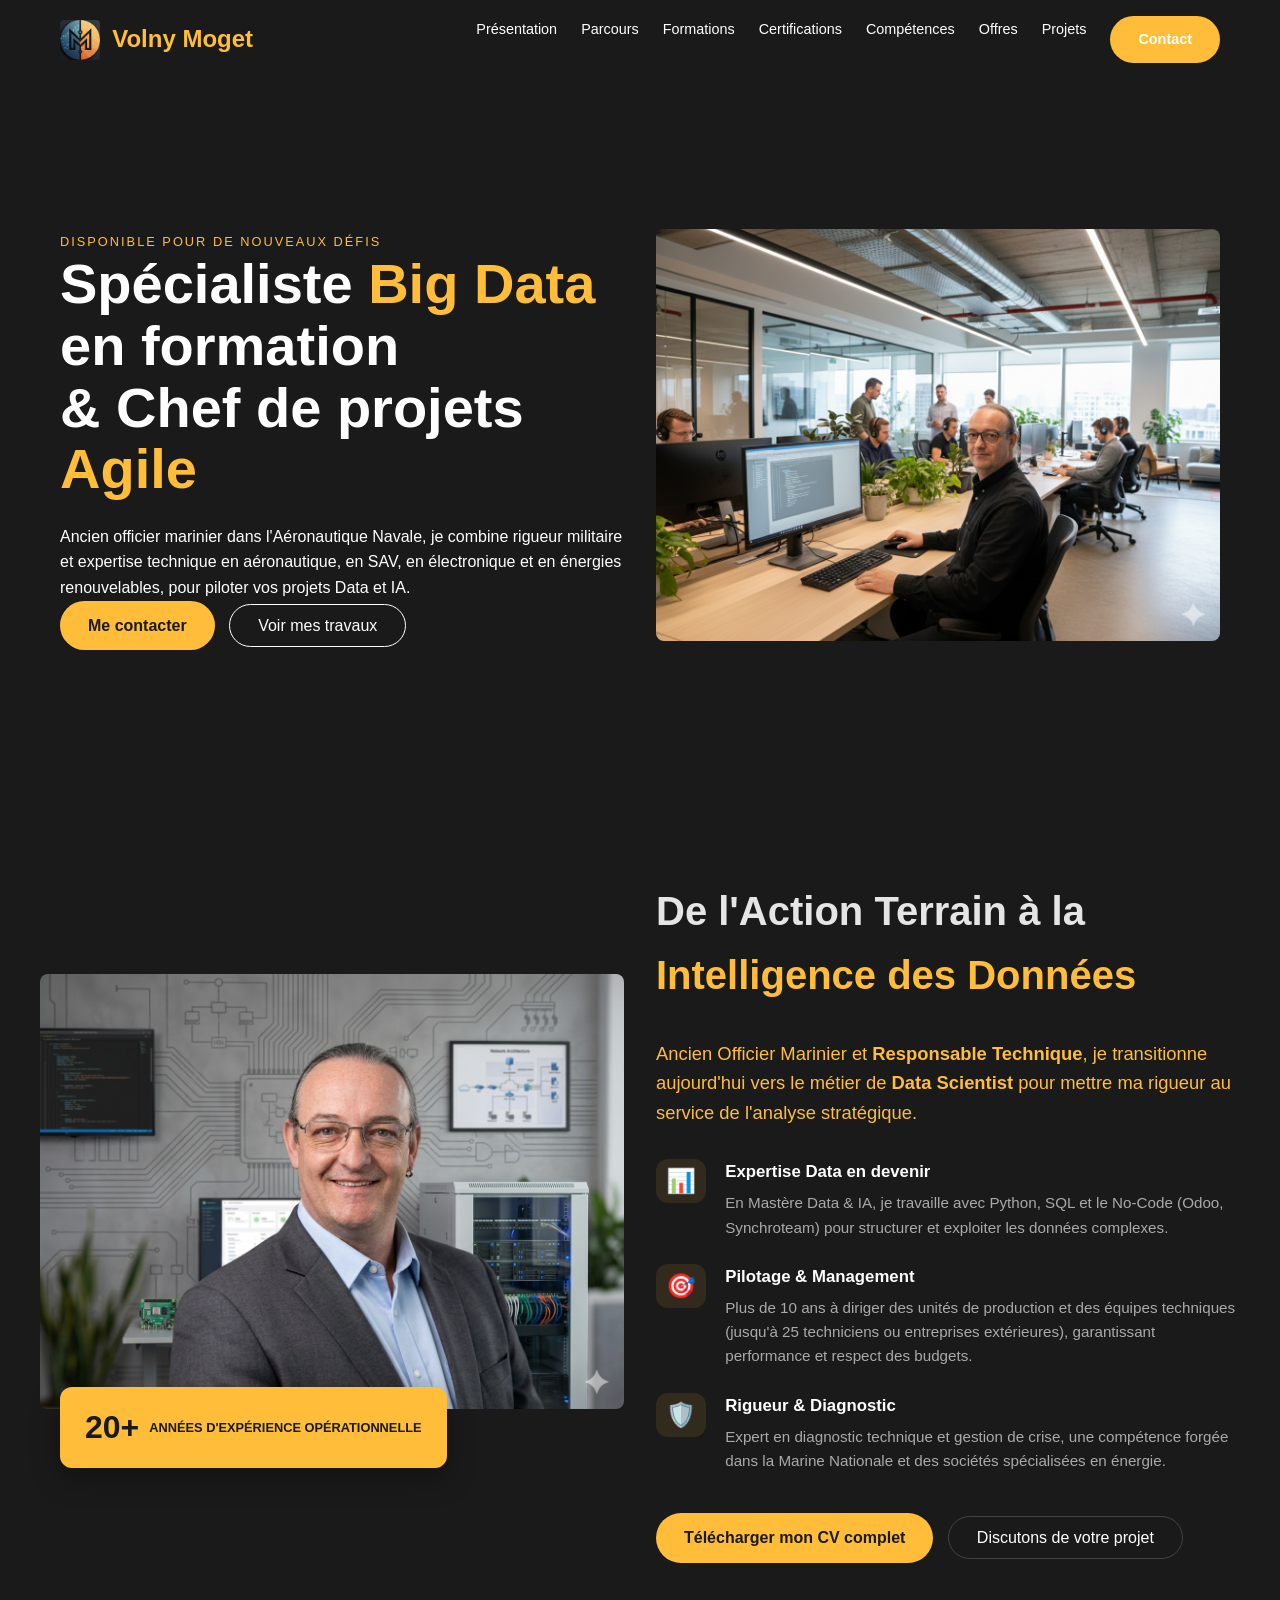
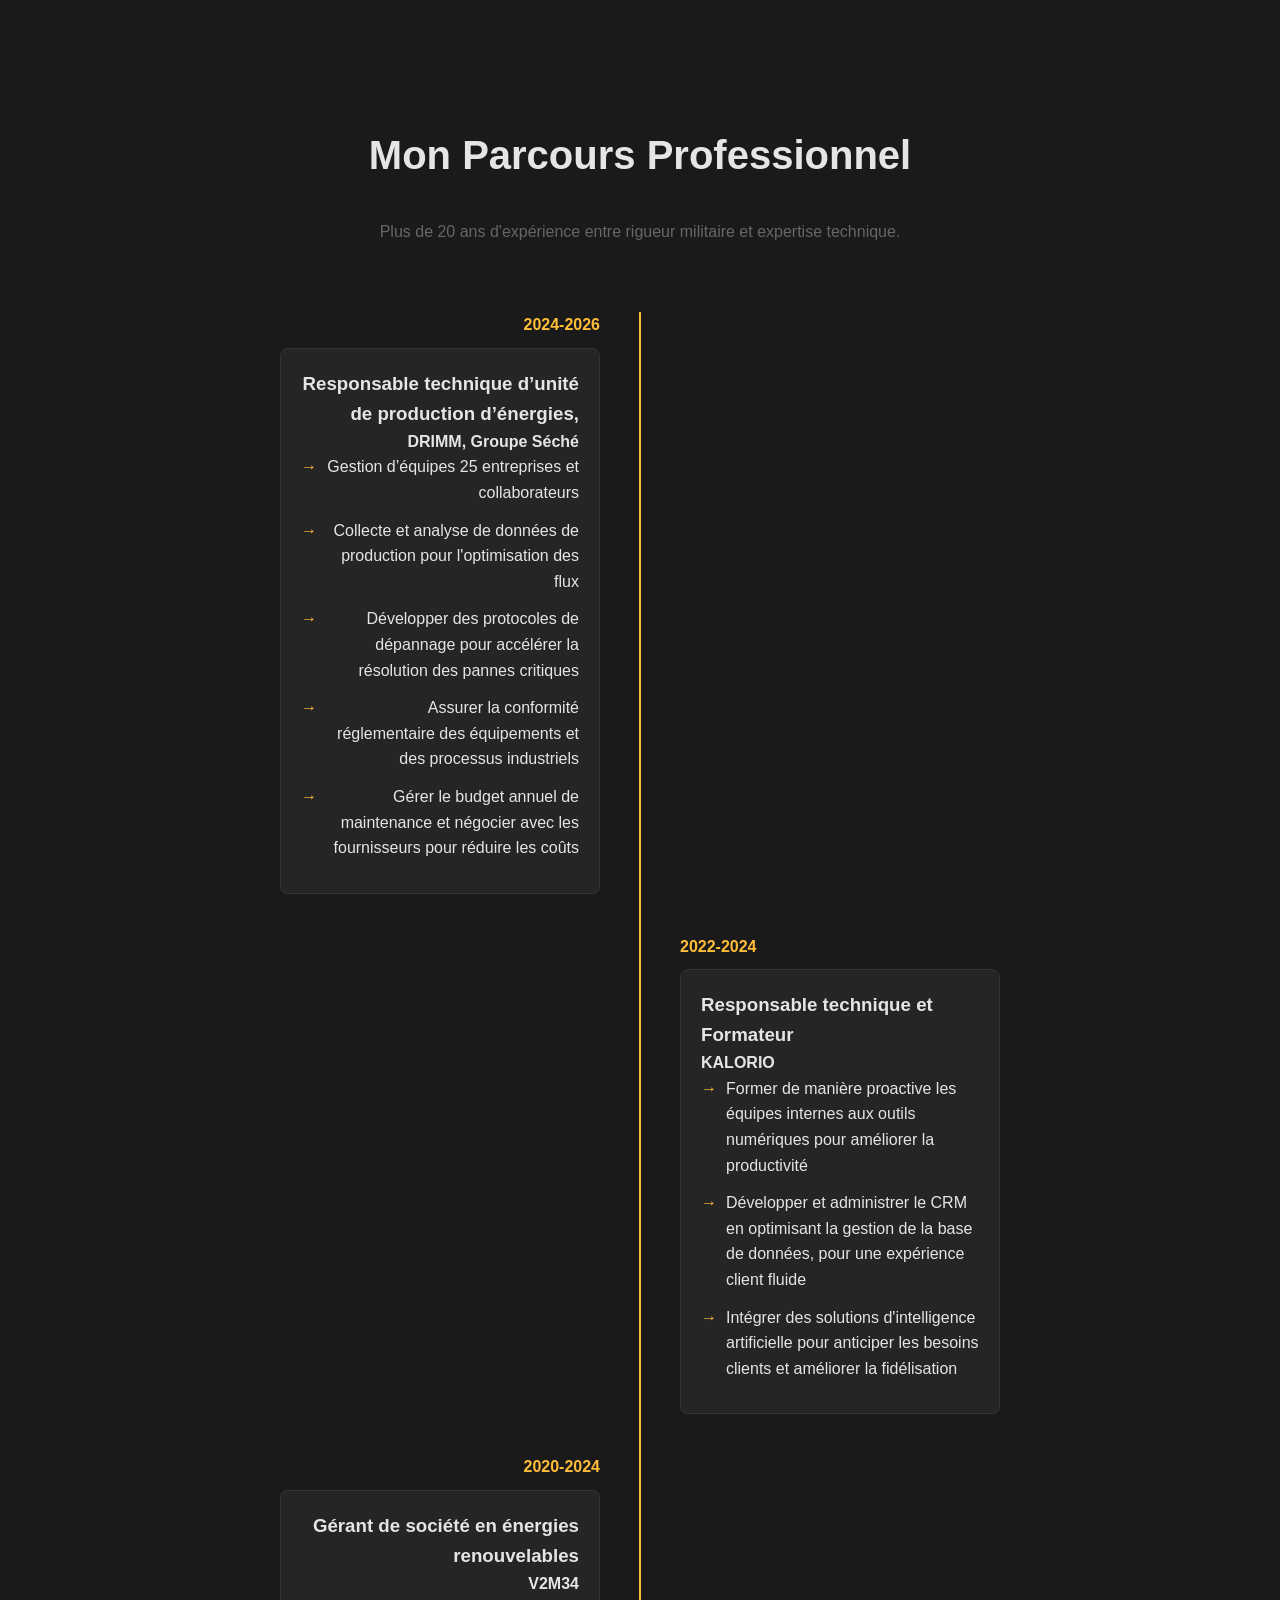
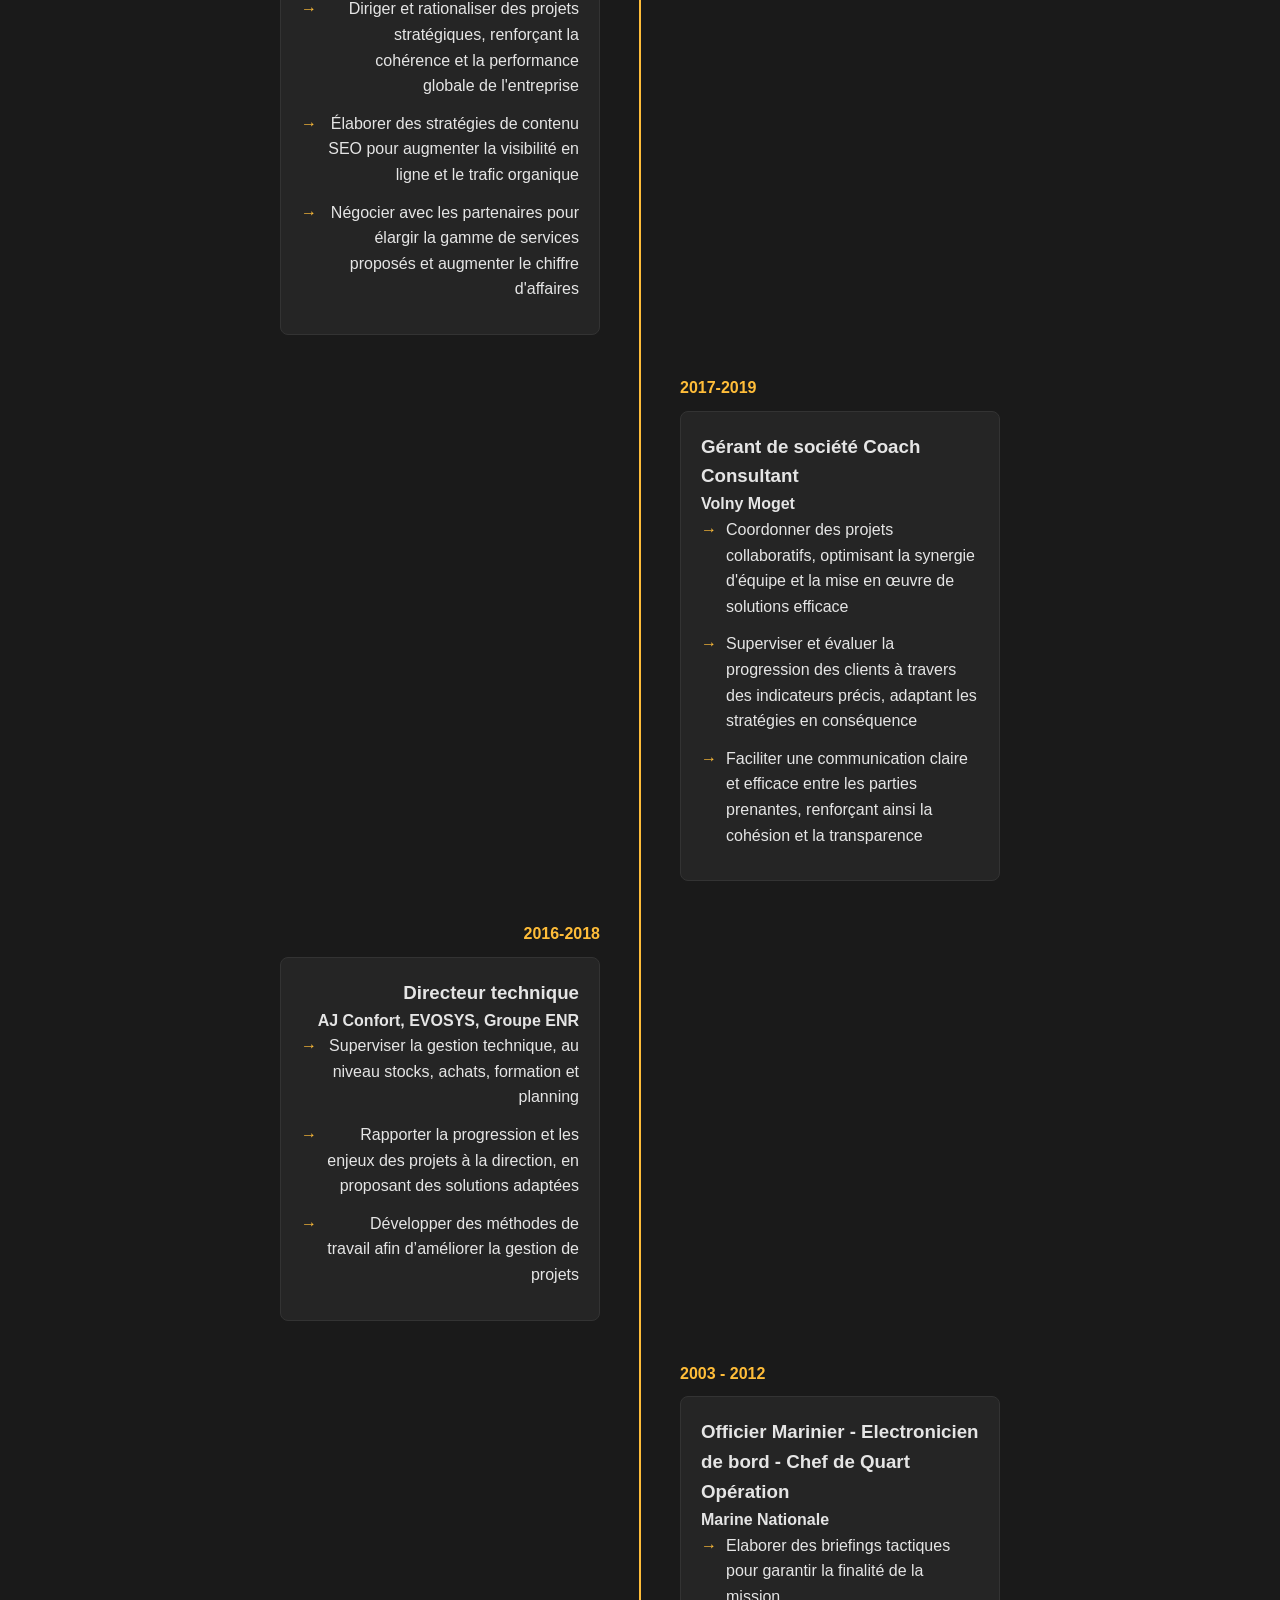
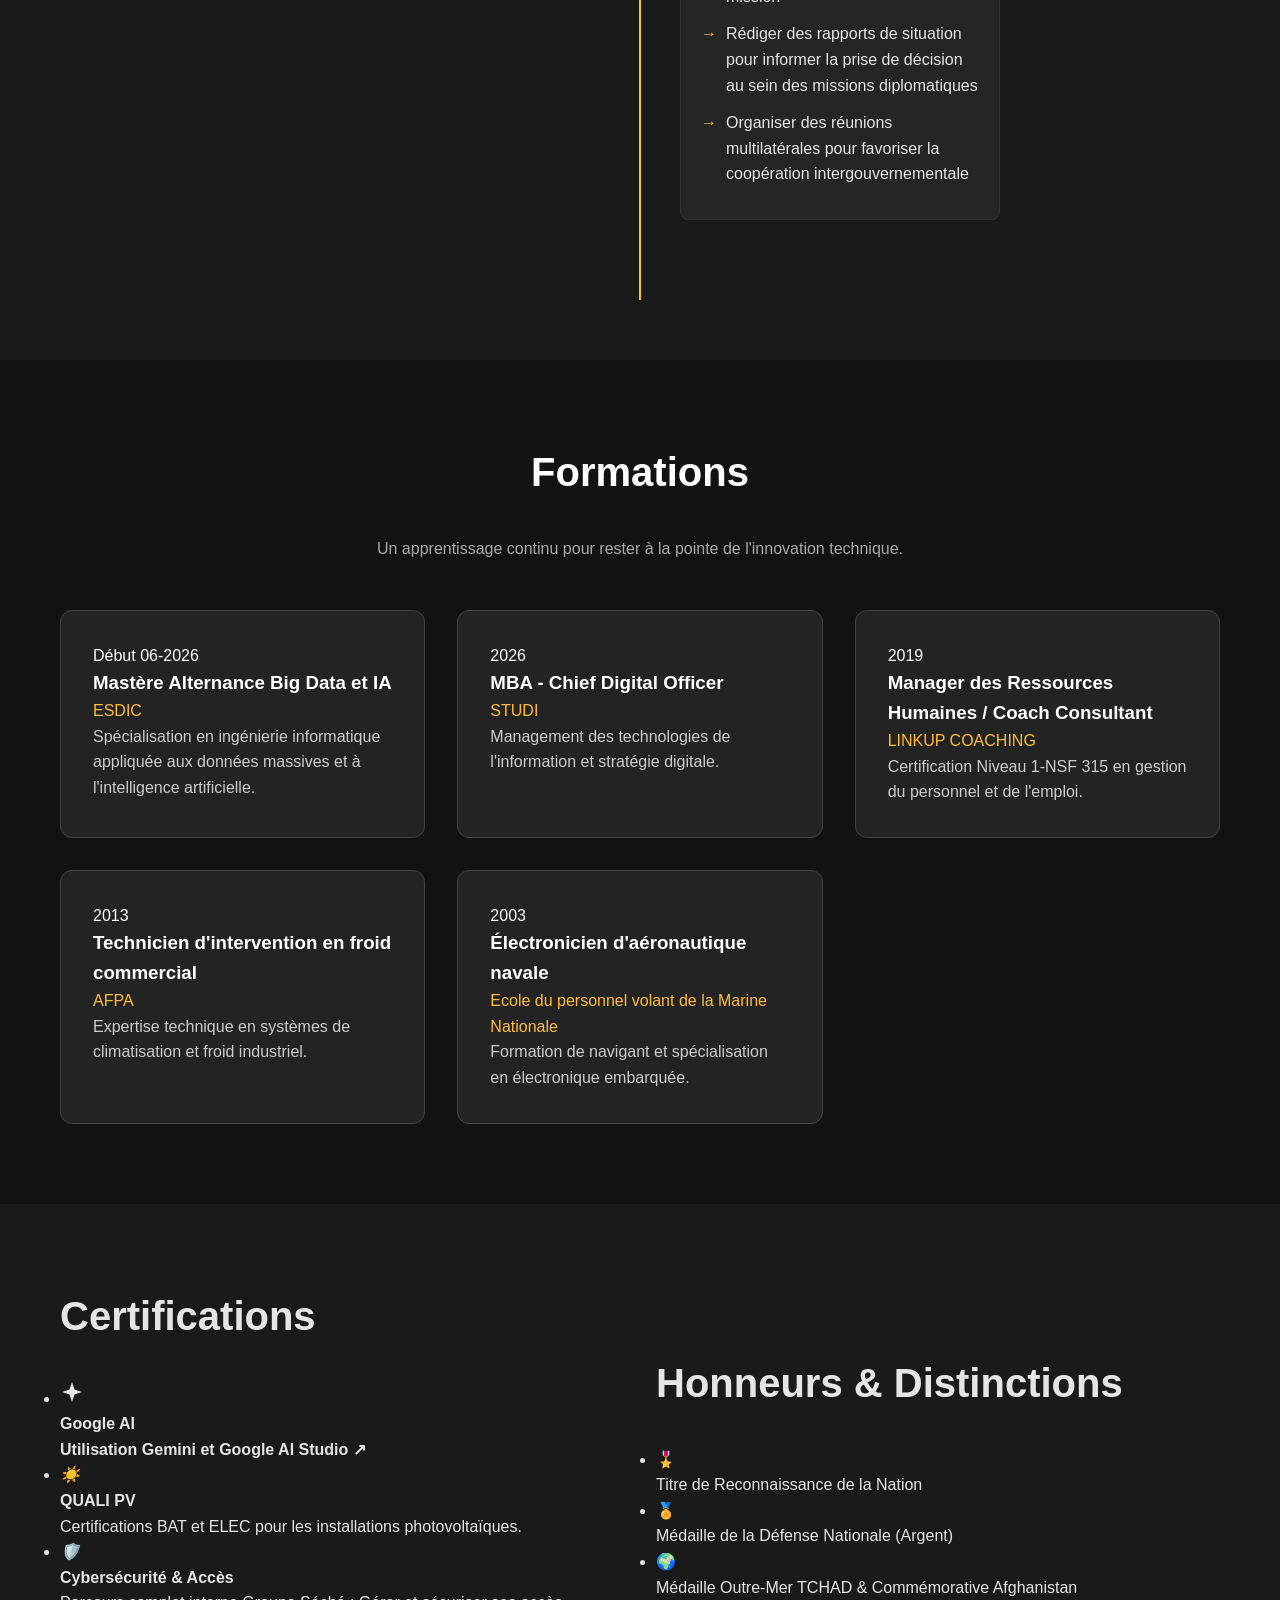
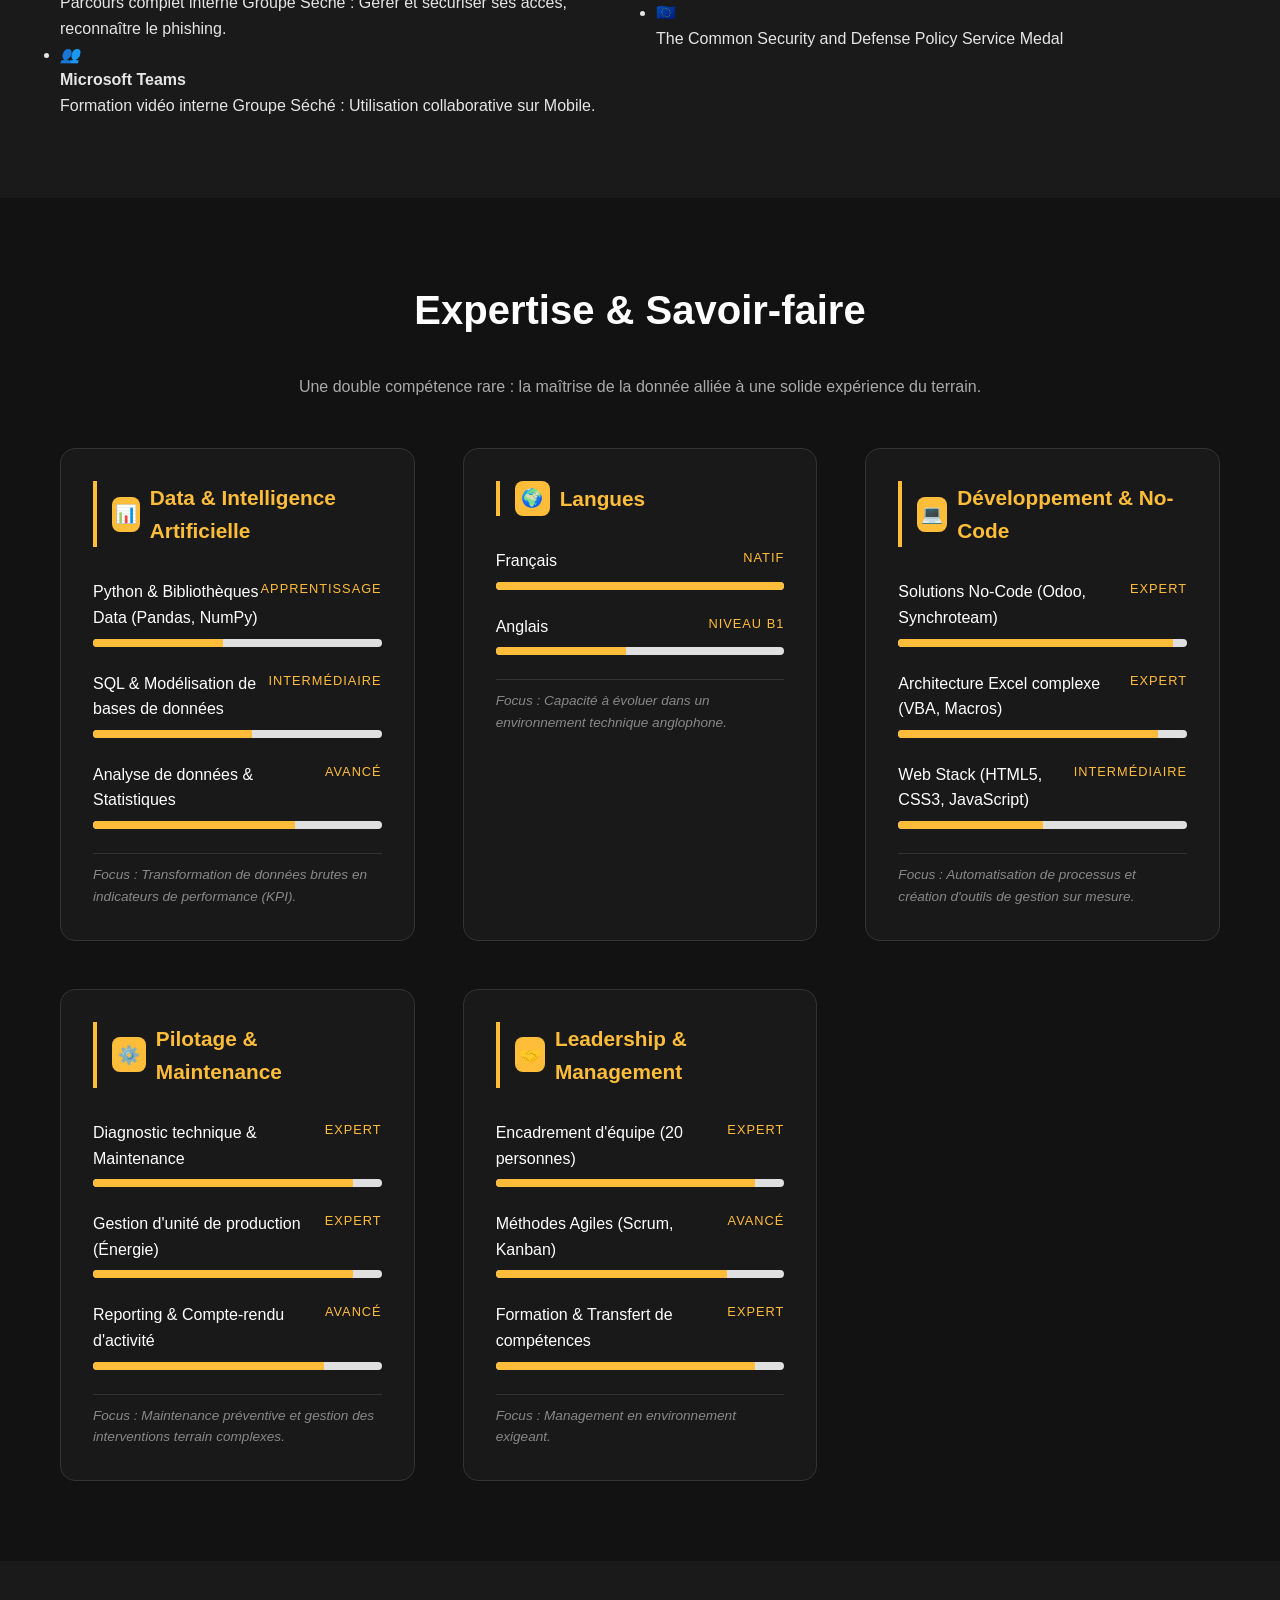
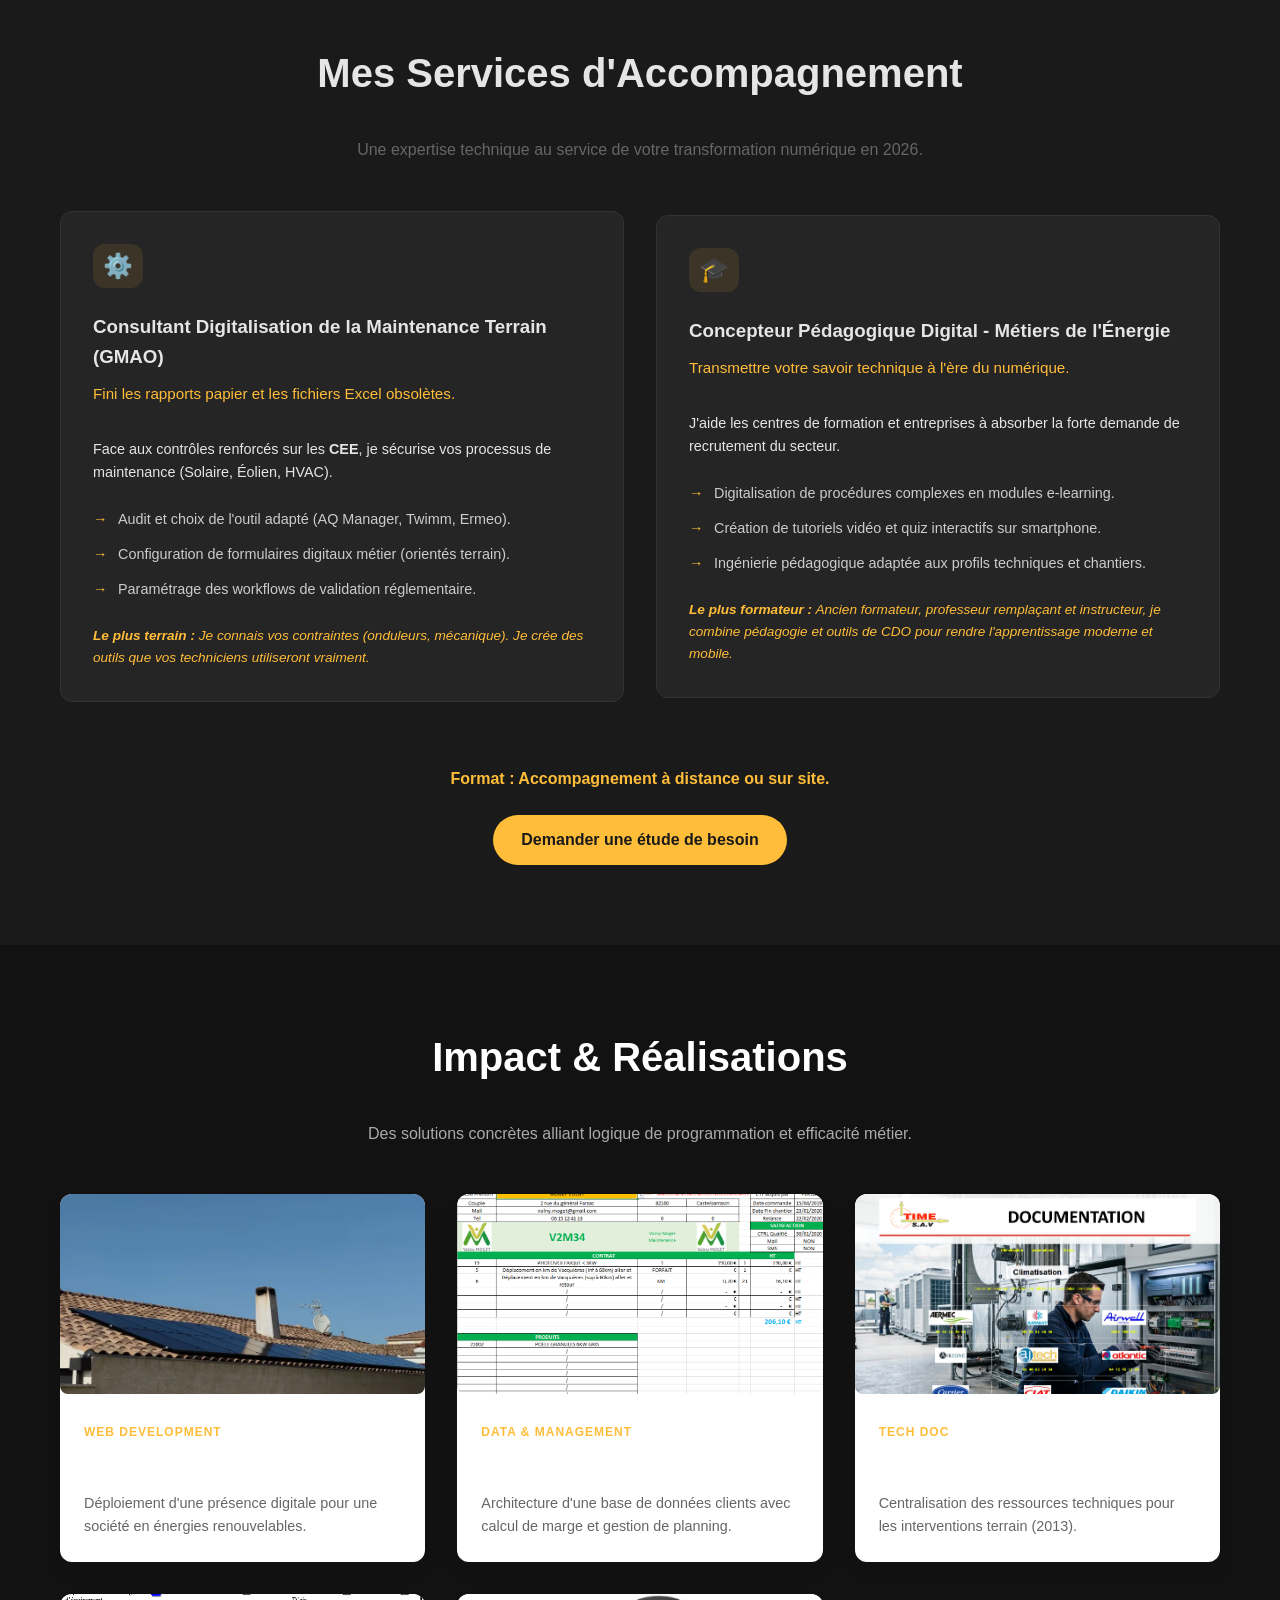
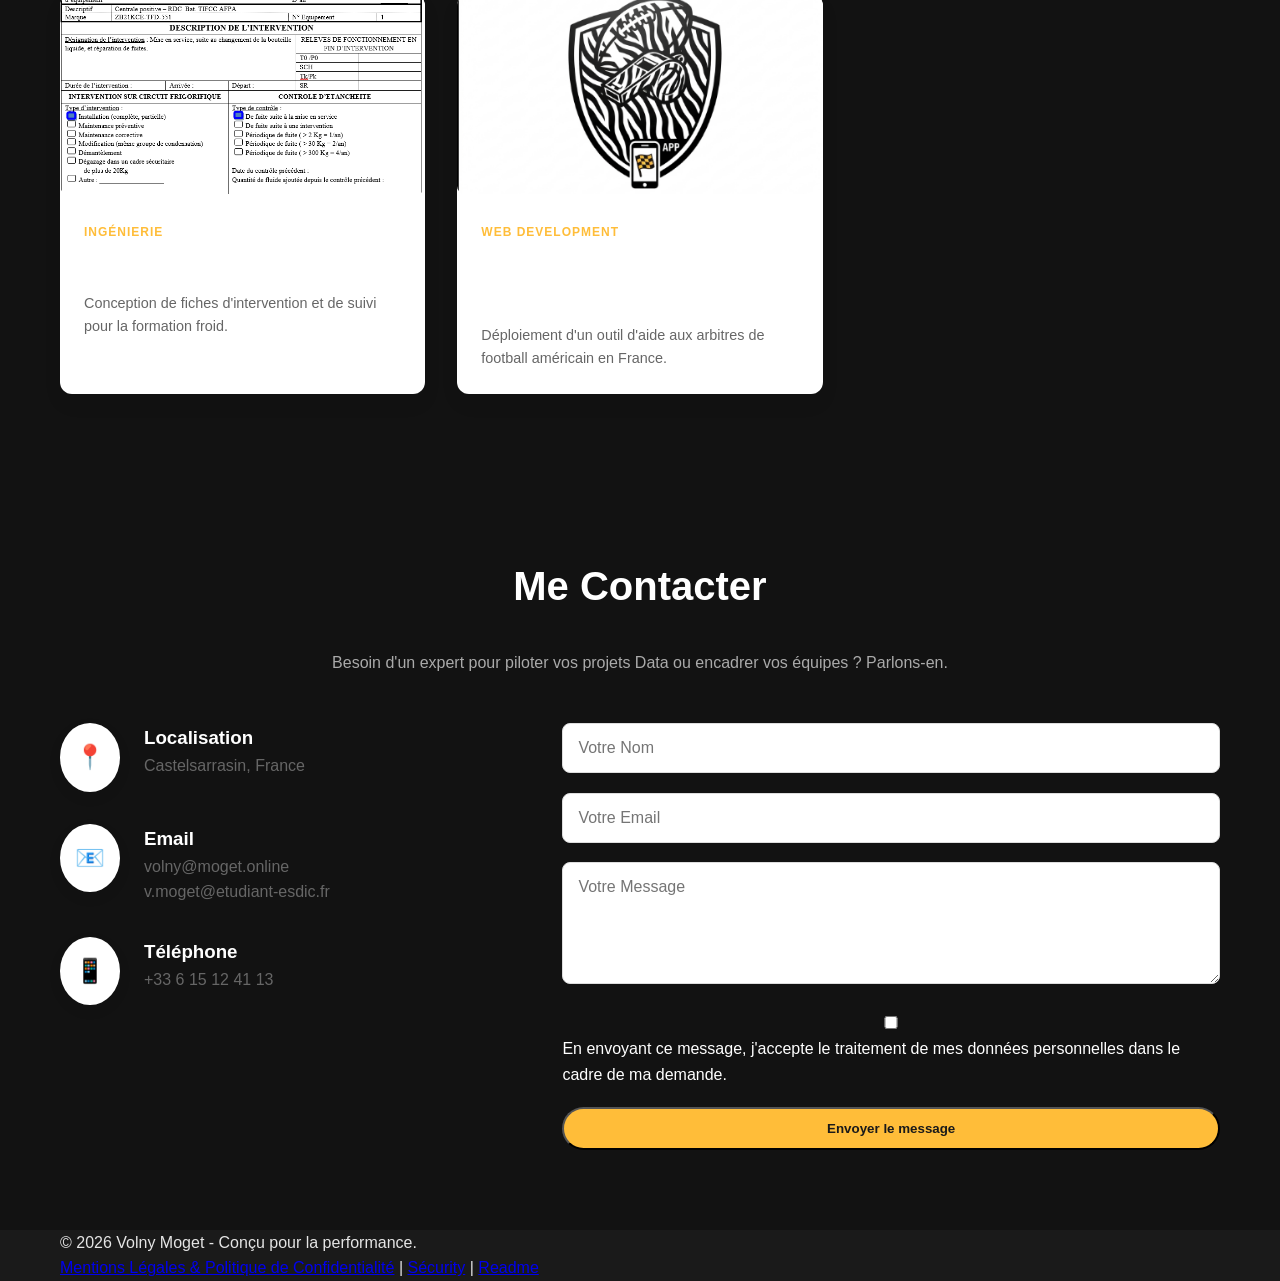
<file: dev_volny/index.html>
<!DOCTYPE html>
<html lang="fr">
<head>
    <meta http-equiv="Content-Type" 
      content="text/html; charset=utf-8">
    <meta name="viewport" content="width=device-width, initial-scale=1.0">
    <title>Volny Moget | Expert Big Data & Chef de projets Agile</title>
    <meta name="description" content="Portfolio de Volny Moget, Ingénieur Big Data et Chef de projets Agile. Plus de 10 ans d'expérience en gestion d'équipes et transformation numérique.">
    <link rel="stylesheet" href="style.css">
    <link rel="icon" type="image/png" href="images/favicon.png">
</head>


<body>
    <header class="main-header">
        <nav class="container">
    <a href="#home" class="logo">
        <img src="images/logo_volny-moget_sans_nom.png" alt="Logo VM" class="logo-img">
        Volny Moget
    </a>
    
    <button class="burger" id="burger-menu" aria-label="Ouvrir le menu">
        <span></span>
        <span></span>
        <span></span>
    </button>

    <ul class="nav-links" id="nav-links">
        <li><a href="#about">Présentation</a></li>
        <li><a href="#resume">Parcours</a></li>
        <li><a href="#education">Formations</a></li>
        <li><a href="#certifications">Certifications</a></li>
        <li><a href="#skills">Compétences</a></li>
        <li><a href="#services">Offres</a></li>
        <li><a href="#projects">Projets</a></li>
        <li><a href="#contact" class="btn-primary">Contact</a></li>
    </ul>
</nav>
    </header>

    <main>
        <section id="home" class="hero">
            <div class="container hero-grid">
                <div class="hero-text">
                    <span class="badge">Disponible pour de nouveaux défis</span>
                    <h1>Spécialiste <span>Big Data</span> en formation <br>& Chef de projets <span>Agile</span></h1>
                    <p>Ancien officier marinier dans l'Aéronautique Navale, je combine rigueur militaire et expertise technique en aéronautique, en SAV, en électronique et en énergies renouvelables, pour piloter vos projets Data et IA.</p>
                    <div class="hero-btns">
                        <a href="#contact" class="btn-primary">Me contacter</a>
                        <a href="#projects" class="btn-secondary">Voir mes travaux</a>
                    </div>
                </div>
                <div class="hero-image">
                    <img src="images/volny_ai1.png" alt="Volny Moget - Ingénieur Big Data">
                </div>
            </div>
        </section>

        <section id="about" class="container section">
    <div class="grid-2">
        <div class="about-img">
            <img src="images/volny_ai4.png" alt="Volny Moget">
            <div class="experience-badge">
                <span class="number">20+</span>
                <span class="text">Années d'Expérience Opérationnelle</span>
            </div>
        </div>
        <div class="about-content">
            <h2 class="section-title">De l'Action Terrain à la <span class="highlight">Intelligence des Données</span></h2>
            
            <p class="lead">
                Ancien Officier Marinier et <strong>Responsable Technique</strong>, je transitionne aujourd'hui vers le métier de <strong>Data Scientist</strong> pour mettre ma rigueur au service de l'analyse stratégique.
            </p>

            <div class="about-features">
                <div class="feature-item">
                    <div class="feature-icon">📊</div>
                    <div class="feature-text">
                        <h4>Expertise Data en devenir</h4>
                        <p>En Mastère Data & IA, je travaille avec Python, SQL et le No-Code (Odoo, Synchroteam) pour structurer et exploiter les données complexes.</p>
                    </div>
                </div>
                <div class="feature-item">
                    <div class="feature-icon">🎯</div>
                    <div class="feature-text">
                        <h4>Pilotage & Management</h4>
                        <p>Plus de 10 ans à diriger des unités de production et des équipes techniques (jusqu'à 25 techniciens ou entreprises extérieures), garantissant performance et respect des budgets.</p>
                    </div>
                </div>
                <div class="feature-item">
                    <div class="feature-icon">🛡️</div>
                    <div class="feature-text">
                        <h4>Rigueur & Diagnostic</h4>
                        <p>Expert en diagnostic technique et gestion de crise, une compétence forgée dans la Marine Nationale et des sociétés spécialisées en énergie.</p>
                    </div>
                </div>
            </div>

            <div class="cta-group">
                <a href="assets\Volny_MOGET_2026_DataIA.pdf" class="btn-primary" download>Télécharger mon CV complet</a>
                <a href="#contact" class="btn-secondary-dark">Discutons de votre projet</a>
            </div>
        </div>
    </div>
</section>

<section id="resume" class="container section">
    <h2 class="section-title center">Mon Parcours Professionnel</h2>
    <p class="section-subtitle center">Plus de 20 ans d'expérience entre rigueur militaire et expertise technique.</p>

    <div class="timeline">
        <div class="timeline-item">
            <div class="timeline-date">2024-2026</div>
            <div class="timeline-content">
                <h3> Responsable technique d’unité de production d’énergies,</h3>
                <p><strong>DRIMM, Groupe Séché</strong></p>
                <ul class="resume-list">
                <li>Gestion d’équipes 25 entreprises et collaborateurs</li>
                <li>Collecte et analyse de données de production pour l'optimisation des flux</li>
                <li>Développer des protocoles de dépannage pour accélérer la résolution des pannes critiques</li>
                <li>Assurer la conformité réglementaire des équipements et des processus industriels</li>
                <li>Gérer le budget annuel de maintenance et négocier avec les fournisseurs pour réduire les coûts</li>
                </ul>
            </div>
        </div>
        <div class="timeline-item">
            <div class="timeline-date">2022-2024</div>
            <div class="timeline-content">
                <h3>Responsable technique et Formateur</h3>
                <p><strong>KALORIO</strong></p>
                <ul class="resume-list">
                <li>Former de manière proactive les équipes internes aux outils numériques pour améliorer la productivité</li>
                <li> Développer et administrer le CRM en optimisant la gestion de la base de données, pour une expérience client fluide</li>
                <li>Intégrer des solutions d'intelligence artificielle pour anticiper les besoins clients et améliorer la fidélisation</li>
                </ul>
            </div>
        </div>
        <div class="timeline-item">
            <div class="timeline-date">2020-2024</div>
            <div class="timeline-content">
                <h3>Gérant de société en énergies renouvelables</h3>
                <p><strong>V2M34</strong></p>
                <ul class="resume-list">
                <li>Diriger et rationaliser des projets stratégiques, renforçant la cohérence et la performance globale de l'entreprise</li>
                <li>Élaborer des stratégies de contenu SEO pour augmenter la visibilité en ligne et le trafic organique</li>
                <li>Négocier avec les partenaires pour élargir la gamme de services proposés et augmenter le chiffre d'affaires</li>
                </ul>
            </div>
        </div>
        <div class="timeline-item">
            <div class="timeline-date">2017-2019</div>
            <div class="timeline-content">
                <h3>Gérant de société Coach Consultant</h3>
                <p><strong>Volny Moget</strong></p>
                <ul class="resume-list">
                <li>Coordonner des projets collaboratifs, optimisant la synergie d'équipe et la mise en œuvre de solutions efficace</li>
                <li>Superviser et évaluer la progression des clients à travers des indicateurs précis, adaptant les stratégies en conséquence</li>
                <li>Faciliter une communication claire et efficace entre les parties prenantes, renforçant ainsi la cohésion et la transparence</li>
                </ul>
            </div>
        </div>
        <div class="timeline-item">
            <div class="timeline-date">2016-2018</div>
            <div class="timeline-content">
                <h3>Directeur technique</h3>
                <p><strong>AJ Confort, EVOSYS, Groupe ENR</strong></p>
                <ul class="resume-list">
                <li>Superviser la gestion technique, au niveau stocks, achats, formation et planning</li>
                <li>Rapporter la progression et les enjeux des projets à la direction, en proposant des solutions adaptées</li>
                <li>Développer des méthodes de travail afin d’améliorer la gestion de projets</li>
                </ul>
            </div>
        </div>
        <div class="timeline-item">
            <div class="timeline-date">2003 - 2012</div>
            <div class="timeline-content">
                <h3>Officier Marinier - Electronicien de bord - Chef de Quart Opération</h3>
                <p><strong>Marine Nationale</strong></p>
                <ul class="resume-list">
                <li>Elaborer des briefings tactiques pour garantir la finalité de la mission</li>
                <li>Rédiger des rapports de situation pour informer la prise de décision au sein des missions diplomatiques</li>
                <li>Organiser des réunions multilatérales pour favoriser la coopération intergouvernementale</li>
                </ul>
            </div>
        </div>
    </div>
</section>
<section id="education" class="section bg-office-moget">
    <div class="container">
        <h2 class="section-title center">Formations</h2>
        <p class="section-subtitle center">Un apprentissage continu pour rester à la pointe de l'innovation technique.</p>

        <div class="education-grid">
            <div class="education-card highlight-card">
                <div class="ed-date">Début 06-2026</div>
                <div class="ed-content">
                    <h3>Mastère Alternance Big Data et IA</h3>
                    <p class="school">ESDIC</p>
                    <p class="description">Spécialisation en ingénierie informatique appliquée aux données massives et à l'intelligence artificielle.</p>
                </div>
            </div>

            <div class="education-card">
                <div class="ed-date">2026</div>
                <div class="ed-content">
                    <h3>MBA - Chief Digital Officer</h3>
                    <p class="school">STUDI</p>
                    <p class="description">Management des technologies de l'information et stratégie digitale.</p>
                </div>
            </div>

            <div class="education-card">
                <div class="ed-date">2019</div>
                <div class="ed-content">
                    <h3>Manager des Ressources Humaines / Coach Consultant</h3>
                    <p class="school">LINKUP COACHING</p>
                    <p class="description">Certification Niveau 1-NSF 315 en gestion du personnel et de l'emploi.</p>
                </div>
            </div>

            <div class="education-card">
                <div class="ed-date">2013</div>
                <div class="ed-content">
                    <h3>Technicien d'intervention en froid commercial</h3>
                    <p class="school">AFPA</p>
                    <p class="description">Expertise technique en systèmes de climatisation et froid industriel.</p>
                </div>
            </div>

            <div class="education-card">
                <div class="ed-date">2003</div>
                <div class="ed-content">
                    <h3>Électronicien d'aéronautique navale</h3>
                    <p class="school">Ecole du personnel volant de la Marine Nationale</p>
                    <p class="description">Formation de navigant et spécialisation en électronique embarquée.</p>
                </div>
            </div>
        </div>
    </div>
</section>

<section id="certifications" class="section">
    <div class="container">
        <div class="grid-2">
            <div class="cert-block">
                <h2 class="section-title">Certifications</h2>
                <ul class="cert-list">
                    
                    <li>
                        <i class="icon">
                            <svg xmlns="http://www.w3.org/2000/svg" width="24" height="24" viewBox="0 0 24 24" fill="currentColor">
                                <path d="M12 2L14.5 9.5L22 12L14.5 14.5L12 22L9.5 14.5L2 12L9.5 9.5L12 2Z" />
                            </svg>
                        </i>
                        <div>
                            <h4>Google AI</h4>
                            <a href="https://www.coursera.org/account/accomplishments/specialization/D9T6448WB1QP" target="_blank" rel="noopener noreferrer" style="text-decoration: none; color: inherit; font-weight: bold;">
                                Utilisation Gemini et Google AI Studio ↗
                            </a>
                        </div>
                    </li>
                    <li>
                        <i class="icon">☀️</i>
                        <div>
                            <h4>QUALI PV</h4>
                            <p>Certifications BAT et ELEC pour les installations photovoltaïques.</p>
                        </div>
                    </li>
                    <li>
                        <i class="icon">🛡️</i>
                        <div>
                            <h4>Cybersécurité & Accès</h4>
                            <p>Parcours complet interne Groupe Séché : Gérer et sécuriser ses accès, reconnaître le phishing.</p>
                        </div>
                    </li>
                    <li>
                        <i class="icon">👥</i>
                        <div>
                            <h4>Microsoft Teams</h4>
                            <p>Formation vidéo interne Groupe Séché : Utilisation collaborative sur Mobile.</p>
                        </div>
                    </li>
                </ul>
            </div>

            <div class="honor-block">
                <h2 class="section-title">Honneurs & Distinctions</h2>
                <ul class="honor-list">
                    <li>
                        <span class="medal-icon">🎖️</span>
                        <p>Titre de Reconnaissance de la Nation</p>
                    </li>
                    <li>
                        <span class="medal-icon">🏅</span>
                        <p>Médaille de la Défense Nationale (Argent)</p>
                    </li>
                    <li>
                        <span class="medal-icon">🌍</span>
                        <p>Médaille Outre-Mer TCHAD & Commémorative Afghanistan</p>
                    </li>
                    <li>
                        <span class="medal-icon">🇪🇺</span>
                        <p>The Common Security and Defense Policy Service Medal</p>
                    </li>
                </ul>
            </div>
        </div>
    </div>
</section>

<section id="skills" class="section bg-office-moget">
    <div class="container">
        <h2 class="section-title center">Expertise & Savoir-faire</h2>
        <p class="section-subtitle center">Une double compétence rare : la maîtrise de la donnée alliée à une solide expérience du terrain.</p>
        
        <div class="skills-wrapper">
            <div class="skill-category">
                <h3><i class="icon">📊</i>Data & Intelligence Artificielle</h3>
                <div class="skill-item">
                    <div class="skill-info"><span>Python & Bibliothèques Data (Pandas, NumPy)</span><span>Apprentissage</span></div>
                    <div class="progress-line" data-width="45%"><span></span></div>
                </div>
                <div class="skill-item">
                    <div class="skill-info"><span>SQL & Modélisation de bases de données</span><span>Intermédiaire</span></div>
                    <div class="progress-line" data-width="55%"><span></span></div>
                </div>
                <div class="skill-item">
                    <div class="skill-info"><span>Analyse de données & Statistiques</span><span>Avancé</span></div>
                    <div class="progress-line" data-width="70%"><span></span></div>
                </div>
                <p class="category-details">Focus : Transformation de données brutes en indicateurs de performance (KPI).</p>
            </div>
            <div class="skill-category">
                <h3><i class="icon">🌍</i> Langues</h3>
                <div class="skill-item">
                    <div class="skill-info"><span>Français</span><span>Natif</span></div>
                    <div class="progress-line" data-width="100%"><span></span></div>
                </div>
                <div class="skill-item">
                    <div class="skill-info"><span>Anglais</span><span>Niveau B1</span></div>
                    <div class="progress-line" data-width="45%"><span></span></div>
                </div>
                <p class="category-details">Focus : Capacité à évoluer dans un environnement technique anglophone.</p>
            </div>
            <div class="skill-category">
                <h3><i class="icon">💻</i> Développement & No-Code</h3>
                <div class="skill-item">
                    <div class="skill-info"><span>Solutions No-Code (Odoo, Synchroteam)</span><span>Expert</span></div>
                    <div class="progress-line" data-width="95%"><span></span></div>
                </div>
                <div class="skill-item">
                    <div class="skill-info"><span>Architecture Excel complexe (VBA, Macros)</span><span>Expert</span></div>
                    <div class="progress-line" data-width="90%"><span></span></div>
                </div>
                <div class="skill-item">
                    <div class="skill-info"><span>Web Stack (HTML5, CSS3, JavaScript)</span><span>Intermédiaire</span></div>
                    <div class="progress-line" data-width="50%"><span></span></div>
                </div>
                <p class="category-details">Focus : Automatisation de processus et création d'outils de gestion sur mesure.</p>
            </div>

            <div class="skill-category">
                <h3><i class="icon">⚙️</i> Pilotage & Maintenance</h3>
                <div class="skill-item">
                    <div class="skill-info"><span>Diagnostic technique & Maintenance</span><span>Expert</span></div>
                    <div class="progress-line" data-width="90%"><span></span></div>
                </div>
                <div class="skill-item">
                    <div class="skill-info"><span>Gestion d'unité de production (Énergie)</span><span>Expert</span></div>
                    <div class="progress-line" data-width="90%"><span></span></div>
                </div>
                <div class="skill-item">
                    <div class="skill-info"><span>Reporting & Compte-rendu d'activité</span><span>Avancé</span></div>
                    <div class="progress-line" data-width="80%"><span></span></div>
                </div>
                <p class="category-details">Focus : Maintenance préventive et gestion des interventions terrain complexes.</p>
            </div>

            <div class="skill-category">
                <h3><i class="icon">🤝</i> Leadership & Management</h3>
                <div class="skill-item">
                    <div class="skill-info"><span>Encadrement d'équipe (20 personnes)</span><span>Expert</span></div>
                    <div class="progress-line" data-width="90%"><span></span></div>
                </div>
                <div class="skill-item">
                    <div class="skill-info"><span>Méthodes Agiles (Scrum, Kanban)</span><span>Avancé</span></div>
                    <div class="progress-line" data-width="80%"><span></span></div>
                </div>
                <div class="skill-item">
                    <div class="skill-info"><span>Formation & Transfert de compétences</span><span>Expert</span></div>
                    <div class="progress-line" data-width="90%"><span></span></div>
                </div>
                <p class="category-details">Focus : Management en environnement exigeant.</p>
            </div>
        </div>
    </div>
</section>
<section id="services" class="section">
    <div class="container">
        <h2 class="section-title center">Mes Services d'Accompagnement</h2>
        <p class="section-subtitle center">Une expertise technique au service de votre transformation numérique en 2026.</p>

        <div class="grid-2">
            <div class="education-card">
                <div class="feature-icon" style="width: fit-content; margin-bottom: 1.5rem;">⚙️</div>
                <h3>Consultant Digitalisation de la Maintenance Terrain (GMAO)</h3>
                <p class="lead" style="font-size: 0.95rem; margin-top: 10px;">Fini les rapports papier et les fichiers Excel obsolètes.</p>
                
                <p style="font-size: 0.9rem; margin-bottom: 1.5rem;">Face aux contrôles renforcés sur les <strong>CEE</strong>, je sécurise vos processus de maintenance (Solaire, Éolien, HVAC).</p>
                
                <ul class="resume-list" style="color: #ccc; font-size: 0.9rem; margin-bottom: 1.5rem;">
                    <li>Audit et choix de l'outil adapté (AQ Manager, Twimm, Ermeo).</li>
                    <li>Configuration de formulaires digitaux métier (orientés terrain).</li>
                    <li>Paramétrage des workflows de validation réglementaire.</li>
                </ul>
                
                <div class="highlight" style="font-size: 0.85rem; font-style: italic;">
                    <strong>Le plus terrain :</strong> Je connais vos contraintes (onduleurs, mécanique). Je crée des outils que vos techniciens utiliseront vraiment.
                </div>
            </div>

            <div class="education-card">
                <div class="feature-icon" style="width: fit-content; margin-bottom: 1.5rem;">🎓</div>
                <h3>Concepteur Pédagogique Digital - Métiers de l'Énergie</h3>
                <p class="lead" style="font-size: 0.95rem; margin-top: 10px;">Transmettre votre savoir technique à l'ère du numérique.</p>
                
                <p style="font-size: 0.9rem; margin-bottom: 1.5rem;">J'aide les centres de formation et entreprises à absorber la forte demande de recrutement du secteur.</p>
                
                <ul class="resume-list" style="color: #ccc; font-size: 0.9rem; margin-bottom: 1.5rem;">
                    <li>Digitalisation de procédures complexes en modules e-learning.</li>
                    <li>Création de tutoriels vidéo et quiz interactifs sur smartphone.</li>
                    <li>Ingénierie pédagogique adaptée aux profils techniques et chantiers.</li>
                </ul>
                
                <div class="highlight" style="font-size: 0.85rem; font-style: italic;">
                    <strong>Le plus formateur :</strong> Ancien formateur, professeur remplaçant et instructeur, je combine pédagogie et outils de CDO pour rendre l'apprentissage moderne et mobile.
                </div>
            </div>
        </div>

        <div class="center" style="margin-top: 4rem;">
            <p style="margin-bottom: 1.5rem; color: var(--primary); font-weight: bold;">Format : Accompagnement à distance ou sur site.</p>
            <a href="#contact" class="btn-primary">Demander une étude de besoin</a>
        </div>
    </div>
</section>

<section id="projects" class="section bg-office-moget">
    <div class="container">
        <h2 class="section-title center">Impact & Réalisations</h2>
        <p class="section-subtitle center">Des solutions concrètes alliant logique de programmation et efficacité métier.</p>
        
        <div class="projects-grid">
            <article class="project-card">
                <div class="project-image">
                    <img src="images/v2m34.png" alt="Capture du site V2M34">
                    <div class="project-overlay">
                        <a href="https://v2m34.wordpress.com/" target="_blank" class="btn-view">Voir le site</a>
                    </div>
                </div>
                <div class="project-info">
                    <span class="project-tag">Web Development</span>
                    <h3>Création complète Web</h3>
                    <p>Déploiement d'une présence digitale pour une société en énergies renouvelables.</p>
                </div>
            </article>

            <article class="project-card">
                <div class="project-image">
                    <img src="images/crm-gestion-clients-volny-moget.png" alt="Interface CRM Excel">
                    <div class="project-overlay">
                        <a href="assets/crm_clients.xlsx" download class="btn-view">Télécharger l'outil</a>
                    </div>
                </div>
                <div class="project-info">
                    <span class="project-tag">Data & Management</span>
                    <h3>CRM sur mesure (Excel)</h3>
                    <p>Architecture d'une base de données clients avec calcul de marge et gestion de planning.</p>
                </div>
            </article>

            <article class="project-card">
                <div class="project-image">
                    <img src="images/timesav.png" alt="Documentation technique Time SAV">
                    <div class="project-overlay">
                        <a href="Documentation_TIME_SAV/index.html" target="_blank" class="btn-view">Consulter la doc</a>
                    </div>
                </div>
                <div class="project-info">
                    <span class="project-tag">Tech Doc</span>
                    <h3>Portail Technique HTML/CSS</h3>
                    <p>Centralisation des ressources techniques pour les interventions terrain (2013).</p>
                </div>
            </article>

            <article class="project-card">
                <div class="project-image">
                    <img src="images/fiche_intervention_afpa.png" alt="Fiches d'intervention AFPA">
                    <div class="project-overlay">
                        <a href="assets/fi_vierge.doc" download class="btn-view">Voir un exemple</a>
                    </div>
                </div>
                <div class="project-info">
                    <span class="project-tag">Ingénierie</span>
                    <h3>Outils de Suivi Machine</h3>
                    <p>Conception de fiches d'intervention et de suivi pour la formation froid.</p>
                </div>
            </article>

            <article class="project-card">
                <div class="project-image">
                    <img src="images/carton-num.png" alt="Capture de l'appli Ref App">
                    <div class="project-overlay">
                        <a href="assets/Ref_app.html" target="_blank" class="btn-view">Voir la page</a>
                    <a href="assets/Carton_de_Match_Arbitre_Foot_Us_V1.apk" target="_blank" class="btn-view">Télécharger l'APK</a>
                    </div>
                </div>
                <div class="project-info">
                    <span class="project-tag">Web Development</span>
                    <h3>Création complète page web mobile et de son application</h3>
                    <p>Déploiement d'un outil d'aide aux arbitres de football américain en France.</p>
                </div>
            </article>
            </div>
    </div>
</section>

<section id="contact" class="section bg-office-moget">
    <div class="container">
        <h2 class="section-title center">Me Contacter</h2>
        <p class="section-subtitle center">Besoin d'un expert pour piloter vos projets Data ou encadrer vos équipes ? Parlons-en.</p>

        <div class="contact-grid">
            <div class="contact-info">
                <div class="info-item">
                    <div class="icon">📍</div>
                    <div class="info-text">
                        <h3>Localisation</h3>
                        <p>Castelsarrasin, France</p>
                    </div>
                </div>
                <div class="info-item">
                    <div class="icon">📧</div>
                    <div class="info-text">
                        <h3>Email</h3>
                        <p><a href="mailto:volny@moget.online">volny@moget.online</a></p>
                        <p><a href="mailto:v.moget@etudiant-esdic.fr">v.moget@etudiant-esdic.fr</a></p>
                    </div>
                </div>
                <div class="info-item">
                    <div class="icon">📱</div>
                    <div class="info-text">
                        <h3>Téléphone</h3>
                        <p>+33 6 15 12 41 13</p>
                    </div>
                </div>
            </div>

            <form action="https://formspree.io/f/ton-id" method="POST" class="contact-form">
                <div class="form-group">
                    <input type="text" name="name" placeholder="Votre Nom" required aria-label="Nom">
                </div>
                <div class="form-group">
                    <input type="email" name="email" placeholder="Votre Email" required aria-label="Email">
                </div>
                <div class="form-group">
                    <textarea name="message" rows="5" placeholder="Votre Message" required aria-label="Message"></textarea>
                </div>
                <div class="form-group rgpd-consent">
                    <input type="checkbox" id="rgpd" name="rgpd" required>
                    <label for="rgpd">En envoyant ce message, j'accepte le traitement de mes données personnelles dans le cadre de ma demande.</label>
                </div>
                <button type="submit" class="btn-primary">Envoyer le message</button>
            </form>
        </div>
    </div>
</section>
    </main>

    <footer class="main-footer">
    <div class="container">
        <p>&copy; 2026 Volny Moget - Conçu pour la performance.</p>
        <div class="footer-links">
            <a href="mentions.html">Mentions Légales & Politique de Confidentialité</a> |
            <a href="SECURITY.md"> Sécurity</a> |
            <a href="README.md">Readme</a> 
        </div>
    </div>
</footer>
<script src="script.js"></script>
</body>
</html>
</file>
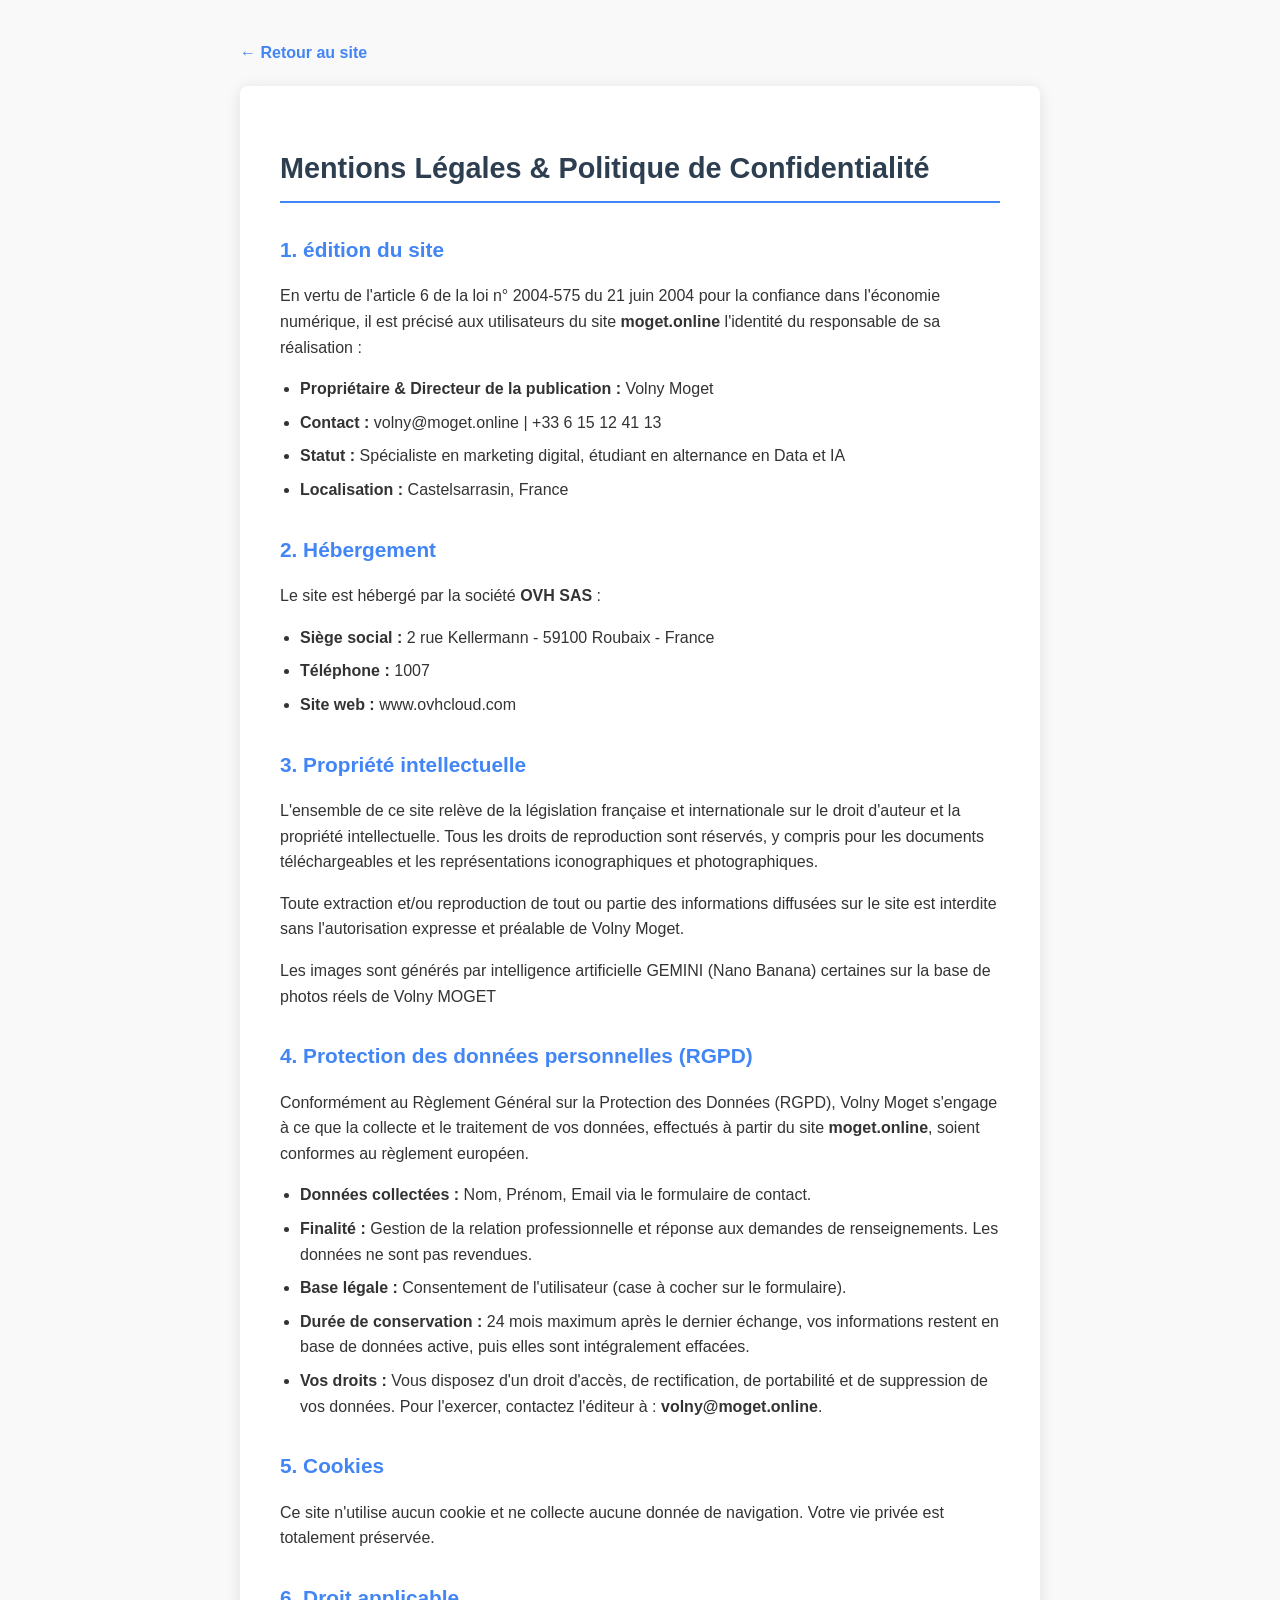
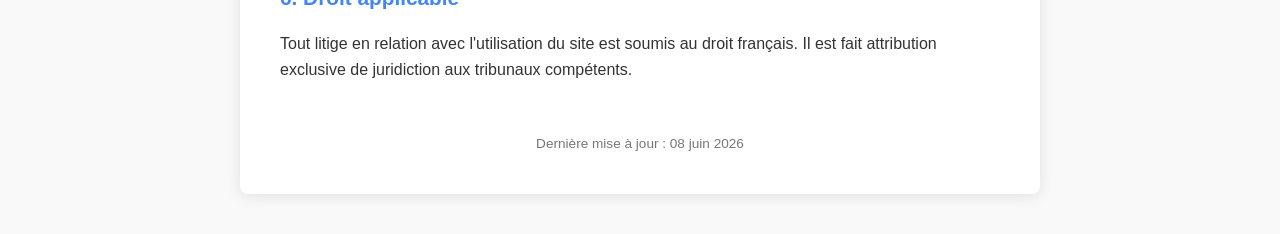
<file: mentions.html>
<!DOCTYPE html>
<html lang="fr">
<head>
    <meta charset="UTF-8">
    <meta name="viewport" content="width=device-width, initial-scale=1.0">
    <title>Mentions Légales & Confidentialité | Volny Moget</title>
    <style>
        body { font-family: 'Segoe UI', Tahoma, Geneva, Verdana, sans-serif; line-height: 1.6; color: #333; max-width: 800px; margin: 40px auto; padding: 0 20px; background-color: #f9f9f9; }
        .container { background: white; padding: 40px; border-radius: 8px; box-shadow: 0 2px 15px rgba(0,0,0,0.1); }
        h1 { color: #2c3e50; border-bottom: 2px solid #4285F4; padding-bottom: 10px; font-size: 1.8rem; }
        h2 { color: #4285F4; margin-top: 30px; font-size: 1.3rem; }
        ul { padding-left: 20px; }
        li { margin-bottom: 8px; }
        .back-link { display: inline-block; margin-bottom: 20px; text-decoration: none; color: #4285F4; font-weight: bold; }
        footer { margin-top: 50px; font-size: 0.85em; color: #777; text-align: center; }
    </style>
</head>
<body>

    <a href="index.html" class="back-link">← Retour au site</a>

    <div class="container">
        <h1>Mentions Légales & Politique de Confidentialité</h1>

        <section>
            <h2>1. édition du site</h2>
            <p>En vertu de l'article 6 de la loi n° 2004-575 du 21 juin 2004 pour la confiance dans l'économie numérique, il est précisé aux utilisateurs du site <strong>moget.online</strong> l'identité du responsable de sa réalisation :</p>
            <ul>
                <li><strong>Propriétaire & Directeur de la publication :</strong> Volny Moget</li>
                <li><strong>Contact :</strong> volny@moget.online | +33 6 15 12 41 13</li>
                <li><strong>Statut :</strong> Spécialiste en marketing digital, étudiant en alternance en Data et IA</li>
                <li><strong>Localisation :</strong> Castelsarrasin, France</li>
            </ul>
        </section>

        <section>
            <h2>2. Hébergement</h2>
            <p>Le site est hébergé par la société <strong>OVH SAS</strong> :</p>
            <ul>
                <li><strong>Siège social :</strong> 2 rue Kellermann - 59100 Roubaix - France</li>
                <li><strong>Téléphone :</strong> 1007</li>
                <li><strong>Site web :</strong> www.ovhcloud.com</li>
            </ul>
        </section>

        <section>
            <h2>3. Propriété intellectuelle</h2>
            <p>L'ensemble de ce site relève de la législation française et internationale sur le droit d'auteur et la propriété intellectuelle. Tous les droits de reproduction sont réservés, y compris pour les documents téléchargeables et les représentations iconographiques et photographiques.</p>
            <p>Toute extraction et/ou reproduction de tout ou partie des informations diffusées sur le site est interdite sans l'autorisation expresse et préalable de Volny Moget.</p>
            <p>Les images sont générés par intelligence artificielle GEMINI (Nano Banana) certaines sur la base de photos réels de Volny MOGET</p>
        </section>

        <section>
            <h2>4. Protection des données personnelles (RGPD)</h2>
            <p>Conformément au Règlement Général sur la Protection des Données (RGPD), Volny Moget s'engage à ce que la collecte et le traitement de vos données, effectués à partir du site <strong>moget.online</strong>, soient conformes au règlement européen.</p>
            <ul>
                <li><strong>Données collectées :</strong> Nom, Prénom, Email via le formulaire de contact.</li>
                <li><strong>Finalité :</strong> Gestion de la relation professionnelle et réponse aux demandes de renseignements. Les données ne sont pas revendues.</li>
                <li><strong>Base légale :</strong> Consentement de l'utilisateur (case à cocher sur le formulaire).</li>
                <li><strong>Durée de conservation :</strong> 24 mois maximum après le dernier échange, vos informations restent en base de données active, puis elles sont intégralement effacées.</li>
                <li><strong>Vos droits :</strong> Vous disposez d'un droit d'accès, de rectification, de portabilité et de suppression de vos données. Pour l'exercer, contactez l'éditeur à : <strong>volny@moget.online</strong>.</li>
            </ul>
        </section>

        <section>
            <h2>5. Cookies</h2>
            <p>Ce site n'utilise aucun cookie et ne collecte aucune donnée de navigation. Votre vie privée est totalement préservée.</p>
        </section>

        <section>
            <h2>6. Droit applicable</h2>
            <p>Tout litige en relation avec l'utilisation du site est soumis au droit français. Il est fait attribution exclusive de juridiction aux tribunaux compétents.</p>
        </section>

        <footer>
            Dernière mise à jour : 08 juin 2026
        </footer>
    </div>

</body>
</html>
</file>
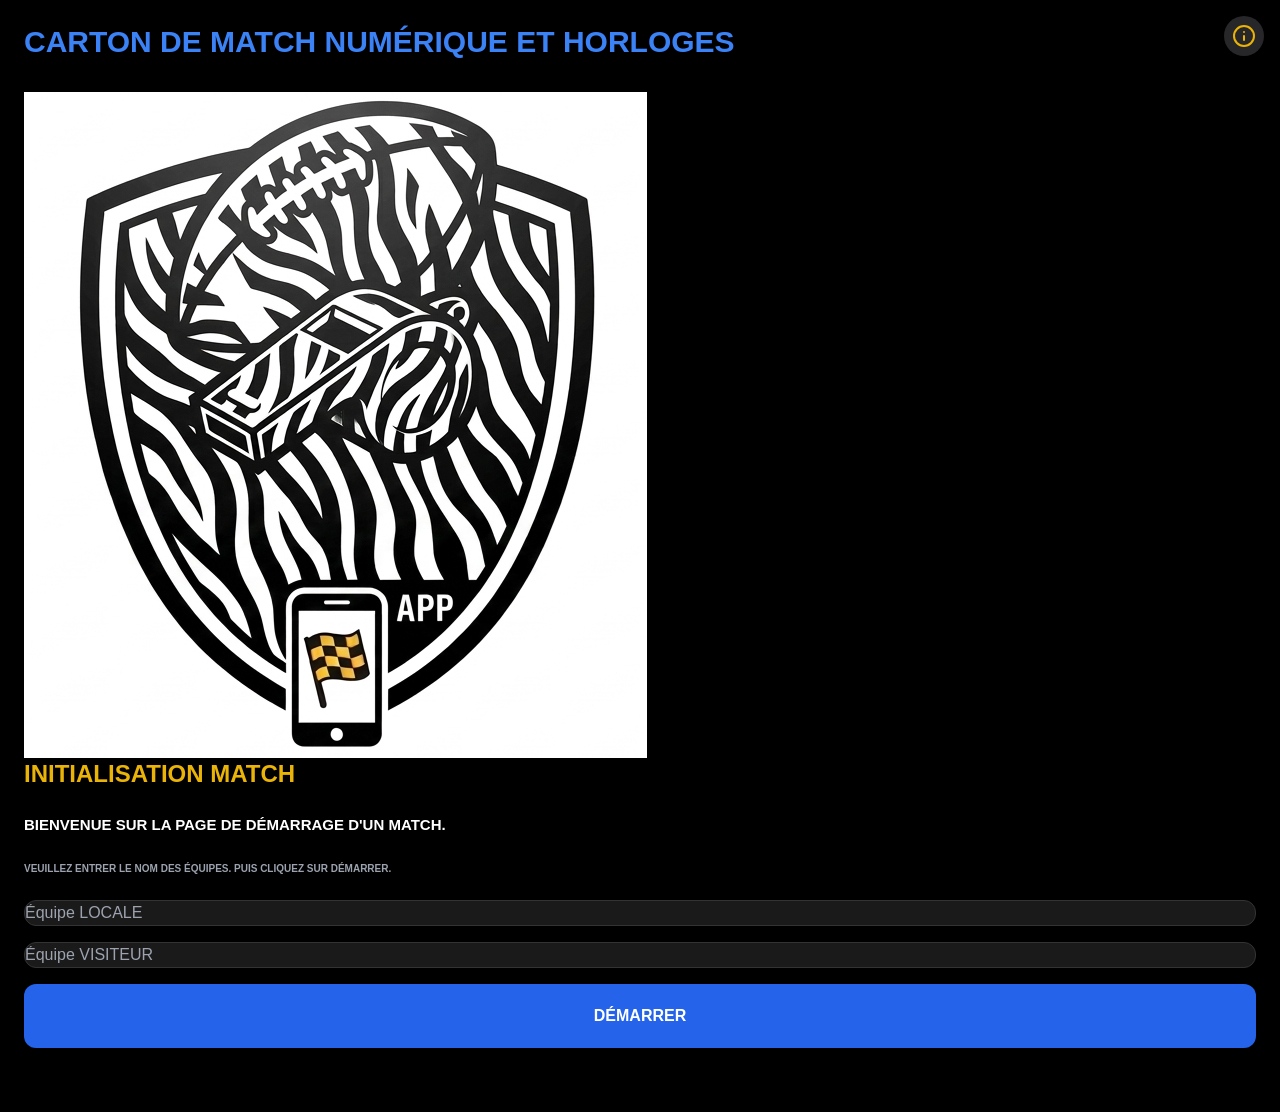
<file: assets/Ref_app.html>
<!DOCTYPE html>
<html lang="fr">
<head>
    <meta charset="UTF-8">
    <meta name="viewport" content="width=device-width, initial-scale=1.0, maximum-scale=1.0, user-scalable=no">
    <title>Carton de match numérique - Horloge de match - Horloge 25-40 </title>
    <link rel="icon" type="image/png" href="images/favicon.png">
    <meta name="description" content="Pour les arbitres de football américain, utilisation d'un carton de match numérique avec l'horloge de match, de l'horloge des 25/40, remplissage des scores, et des fautes pour les extraire en CSV">
    <script src="scripts/tailwind.js"></script>
    <script src="scripts/lucide.js"></script>
    <script src="scripts/xlsx.js"></script>
    <style>
        body { background-color: #000; color: #fff; font-family: sans-serif; -webkit-tap-highlight-color: transparent; }
        .page { display: none; }
        .page-active { display: block !important; }
        .modal { display: none; position: fixed; inset: 0; background: rgba(0,0,0,0.98); z-index: 1000; padding: 20px; flex-direction: column; overflow-y: auto; }
        input, select { background: #1a1a1a; border: 1px solid #333; color: white; border-radius: 12px; padding: 15px; width: 100%; }
        .timeout-indicator { width: 30%; height: 12px; border-radius: 6px; background: #2563eb; border: 1px solid rgba(255,255,255,0.2); }
        .timeout-used { background: #333 !important; opacity: 0.5; }
        .ref-chip { padding: 10px; border-radius: 10px; background: #262626; border: 1px solid #404040; font-size: 11px; text-align: center; }
        .ref-chip.active { background: #2563eb; border-color: #60a5fa; }
    </style>
</head>

<!--    BODY   -->
<body>
<!--Page d'initialisation de match-->
<div id="page-setup" class="page page-active p-6">
    <h1 class="text-3xl font-black mb-8 text-blue-500 uppercase">Carton de match numérique et Horloges</h1>
    <img src="images/favicon.png" alt="Arbitrage">
    <button onclick="openModal('credits-modal')" class="absolute top-4 right-4 p-2 bg-zinc-800 rounded-full">
        <i data-lucide="info" class="w-6 h-6 text-yellow-500"></i>
    </button>
    <h2 class="text-2xl font-black text-yellow-500 uppercase">Initialisation Match</h2>
    <br>
    <h3 class="text-[15px] font-bold text-white-400 uppercase">Bienvenue sur la page de démarrage d'un match.</h3>
    
    <br>
    <p class="text-[10px] font-bold text-gray-400 uppercase">Veuillez entrer le nom des équipes. Puis cliquez sur Démarrer.</p>
    <br>
    <div class="space-y-4 mb-10">
        
        <input type="text" id="in-h-name" placeholder="Équipe LOCALE">
        <input type="text" id="in-v-name" placeholder="Équipe VISITEUR">
        <button onclick="startApp()" class="w-full bg-blue-600 py-5 rounded-xl font-black text-l">DÉMARRER</button>
    </div>
</div>

<!--Page de Toss-->
<div id="page-toss" class="page p-6">
    <h2 class="text-3xl font-black mb-6 text-blue-500 italic uppercase">Tirage au Sort (TOSS)</h2>
    <div class="space-y-6">
        <div class="bg-zinc-900 p-4 rounded-xl border border-zinc-700">
            <p class="text-sm text-gray-400 mb-2">Appel Visiteur :</p>
            <div class="grid grid-cols-2 gap-4">
                <button onclick="setTossCall('Pile')" id="btn-pile" class="bg-zinc-800 py-3 rounded-xl font-bold border border-zinc-600">PILE</button>
                <button onclick="setTossCall('Face')" id="btn-face" class="bg-zinc-800 py-3 rounded-xl font-bold border border-zinc-600">FACE</button>
            </div>
        </div>

        <div class="bg-zinc-900 p-4 rounded-xl border border-zinc-700">
            <p class="text-sm text-gray-400 mb-2">Gagnant du Toss :</p>
            <div class="grid grid-cols-2 gap-4">
                <button onclick="setTossWinner('v')" id="win-v" class="bg-zinc-800 py-3 rounded-xl font-bold italic">VISITEUR</button>
                <button onclick="setTossWinner('h')" id="win-h" class="bg-zinc-800 py-3 rounded-xl font-bold italic">LOCAL</button>
            </div>
        </div>

        <div id="toss-choices" class="hidden space-y-4">
            <h3 id="toss-current-selector" class="text-yellow-500 font-bold uppercase text-center"></h3>
            <div class="grid grid-cols-2 gap-3">
                <button onclick="handleTossSelection('Recevoir')" class="bg-blue-600 py-4 rounded-xl font-bold text-xs">RECEVOIR</button>
                <button onclick="handleTossSelection('Kicker')" class="bg-blue-600 py-4 rounded-xl font-bold text-xs">KICKER</button>
                <button onclick="handleTossSelection('Terrain')" class="bg-blue-600 py-4 rounded-xl font-bold text-xs">CHOISIR TERRAIN</button>
                <button id="btn-report" onclick="handleTossSelection('Report')" class="bg-blue-900 py-4 rounded-xl font-bold text-xs text-yellow-400">REPORT (2MT)</button>
    </div>
</div>
    </div>
</div>

<!--Page principale durant le match avec horloges, score et fautes-->
<div id="page-main" class="page">
    <!--Horloges-->
    <div class="bg-gray-900 p-4 sticky top-0 z-40 border-b border-gray-800 shadow-xl">
        <h2 class="text-2xl font-black text-yellow-500 uppercase">Horloge de Match</h2>
            <!--Horloge de match-->
        <div class="flex justify-between items-center mb-2">
            <span id="qt-label" class="bg-blue-600 px-3 py-1 rounded-full text-xs font-black">QT 1</span>
            <div id="timer-display" onclick="openTimeEdit()" class="text-5xl font-mono font-bold text-white cursor-pointer">12:00</div>
            <div class="flex gap-2">
                <button onclick="undoLastLog()" class="text-orange-500 bg-gray-800 p-2 rounded-lg"><i data-lucide="rotate-ccw"></i></button>
                <button onclick="exportExcel()" class="text-green-500 bg-gray-800 p-2 rounded-lg"><i data-lucide="download"></i></button>
            </div>
        </div>

        <div class="flex justify-center gap-6 mb-4">
            <button onclick="startMatchTimer()" class="w-12 h-12 bg-green-600 rounded-full flex items-center justify-center"><i data-lucide="play" fill="white"></i></button>
            <button onclick="stopMatchTimer()" class="w-12 h-12 bg-red-600 rounded-full flex items-center justify-center"><i data-lucide="pause" fill="white"></i></button>
        </div>
                <!--Horloge 25/40-->
        <div class="flex justify-center items-center gap-4 mb-4 bg-zinc-800/50 py-2 rounded-2xl border border-zinc-700">
            <div id="play-clock" class="text-4xl font-mono font-bold text-yellow-500">40</div>
            <div class="flex gap-2">
                <button onclick="resetPlayClock(40)" class="bg-blue-600 px-3 py-2 rounded-lg text-xs font-bold">40s</button>
                <button onclick="resetPlayClock(25)" class="bg-blue-600 px-3 py-2 rounded-lg text-xs font-bold">25s</button>
                <button onclick="stopPlayClock()" class="bg-red-600 px-3 py-2 rounded-lg text-xs font-bold">STOP</button>
            </div>
        </div>
            <!--Temps Morts-->
        <div class="grid grid-cols-2 gap-4">
            <div class="bg-zinc-950 border-2 border-blue-900 p-3 rounded-3xl text-center">
                <div id="disp-h-name" class="text-[10px] text-blue-400 font-black uppercase mb-1">LOCAUX</div>
                <div id="score-h" class="text-5xl font-black mb-2">0</div>
                <div class="flex justify-between gap-1" id="to-h-row">
                    <div class="timeout-indicator" id="to-h-0" onclick="toggleTO('h', 0)"></div>
                    <div class="timeout-indicator" id="to-h-1" onclick="toggleTO('h', 1)"></div>
                    <div class="timeout-indicator" id="to-h-2" onclick="toggleTO('h', 2)"></div>
                </div>
            </div>
            <div class="bg-white text-black p-3 rounded-3xl text-center">
                <div id="disp-v-name" class="text-[10px] font-black uppercase mb-1">VISITEURS</div>
                <div id="score-v" class="text-5xl font-black mb-2">0</div>
                <div class="flex justify-between gap-1" id="to-v-row">
                    <div class="timeout-indicator" id="to-v-0" onclick="toggleTO('v', 0)"></div>
                    <div class="timeout-indicator" id="to-v-1" onclick="toggleTO('v', 1)"></div>
                    <div class="timeout-indicator" id="to-v-2" onclick="toggleTO('v', 2)"></div>
                </div>
            </div>
        </div>
    </div>
            <!--Scores-->
    <div class="p-4 space-y-4">
        <h2 class="text-2xl font-black text-yellow-500 uppercase">SCORES</h2>
        <div class="grid grid-cols-2 gap-6">
            
            <div class="grid grid-cols-2 gap-2">
                <button onclick="scorePrompt('h', 6, 'TD')" class="bg-blue-900 py-4 rounded-xl font-bold text-xs col-span-2">TD (6)</button>
                <button onclick="scorePrompt('h', 0, 'EXT')" class="bg-blue-600 py-3 rounded-xl font-bold text-xs col-span-2">EXTRA POINT</button>
                <button onclick="scorePrompt('h', 3, 'FG')" class="bg-blue-800 py-3 rounded-xl font-bold text-xs">FG (3)</button>
                <button onclick="scorePrompt('h', 2, 'SAF')" class="bg-blue-700 py-3 rounded-xl font-bold text-xs">SAF (2)</button>
            </div>
            <div class="grid grid-cols-2 gap-2">
                <button onclick="scorePrompt('v', 6, 'TD')" class="bg-zinc-300 text-black py-4 rounded-xl font-bold text-xs col-span-2">TD (6)</button>
                <button onclick="scorePrompt('v', 0, 'EXT')" class="bg-zinc-600 text-white py-3 rounded-xl font-bold text-xs col-span-2">EXTRA POINT</button>
                <button onclick="scorePrompt('v', 3, 'FG')" class="bg-zinc-400 text-black py-3 rounded-xl font-bold text-xs">FG (3)</button>
                <button onclick="scorePrompt('v', 2, 'SAF')" class="bg-zinc-500 text-black py-3 rounded-xl font-bold text-xs">SAF (2)</button>
            </div>
        </div>

                        <!--Fautes-->
        <h2 class="text-2xl font-black text-yellow-500 uppercase">Gestion des fautes</h2>
        <button onclick="openFlagModal()" class="w-full py-8 bg-yellow-400 text-black font-black text-4xl rounded-3xl uppercase italic shadow-lg">FLAG</button>
        <p class="text-[10px] font-bold text-yellow-400 uppercase">JOUEUR(S) SOUS CNS (UC)</p>
        <p class="text-[10px] font-bold text-gray-400 uppercase">1 CNS (UC) marqué en jaune, à la 2ème CNS (UC) passage en rouge</p>
        <div id="discipline-zone" class="grid grid-cols-2 gap-4">
            <div id="cns-h" class="space-y-1"></div>
            <div id="cns-v" class="space-y-1"></div>
        </div>
    </div>
</div>

<!--Page de mi temps -->
<div id="page-halftime" class="page p-6 text-center">
    <h2 class="text-4xl font-black text-blue-500 mb-4 italic">MI-TEMPS</h2>
    <div id="ht-timer" class="text-7xl font-mono font-bold mb-8">15:00</div>
    <div class="bg-zinc-900 p-6 rounded-3xl border border-yellow-500 mb-6 text-left">
        <h3 class="font-bold text-yellow-500 mb-4 uppercase">Toss 2ème Mi-Temps</h3>
        <p id="ht-toss-info" class="text-sm mb-4 text-gray-300"></p>
        <div class="grid grid-cols-1 gap-3">
            <button onclick="applyHTChoice('Recevoir')" class="bg-blue-600 py-4 rounded-xl font-bold">RECEVOIR</button>
            <button onclick="applyHTChoice('Kicker')" class="bg-blue-600 py-4 rounded-xl font-bold">KICKER</button>
            <button onclick="applyHTChoice('Terrain')" class="bg-blue-600 py-4 rounded-xl font-bold">CÔTÉ TERRAIN</button>
        </div>
    </div>
    <button onclick="resumeAfterHalftime()" class="w-full bg-green-600 py-4 rounded-xl font-black">REPRENDRE LE MATCH</button>
</div>
<!-- Page de fin de match résumé du match-->
<div id="page-summary" class="page p-6">
    <h2 class="text-3xl font-black text-blue-500 mb-6 italic uppercase">Résumé du Match</h2>
    <p class="text-[10px] font-bold text-gray-400 uppercase">Bon match, merci d'avoir utiliser cette appli.</p>
    <div class="space-y-4 text-sm">
        <div class="bg-zinc-900 p-4 rounded-xl border border-blue-500">
            <div class="flex justify-between text-xl font-bold mb-2">
                <span id="sum-h-name">LOCAL</span>
                <span id="sum-final-score">0 - 0</span>
                <span id="sum-v-name">VISITEUR</span>
            </div>
            <p class="text-[10px] text-gray-500 italic">
                Début : <span id="time-start">--:--</span> | Fin : <span id="time-end">--:--</span>
            </p>
        </div>
        
        <div class="bg-zinc-900 p-4 rounded-xl">
            <h4 class="font-bold text-blue-400 mb-2 uppercase text-xs">Chronologie des Points</h4>
            <div id="sum-points" class="space-y-1 max-h-40 overflow-y-auto"></div>
        </div>

        <div class="bg-zinc-900 p-4 rounded-xl">
            <h4 class="font-bold text-yellow-500 mb-2 uppercase text-xs">Journal des Fautes</h4>
            <div id="sum-fouls" class="space-y-1 max-h-40 overflow-y-auto"></div>
        </div>

        <button onclick="exportExcel()" class="w-full bg-green-600 py-4 rounded-2xl font-black flex items-center justify-center gap-2">
            <i data-lucide="download"></i> EXPORTER CSV (EXCEL)
        </button>
        <button onclick="resetFullApp()" class="w-full mt-4 bg-red-900/50 text-red-500 border border-red-500 py-3 rounded-2xl font-bold text-xs uppercase italic">
        Réinitialiser pour un nouveau match
        </button>
    </div>
</div>

<div id="modal-time" class="modal justify-center items-center">
    <div class="bg-zinc-900 p-6 rounded-3xl border border-blue-500 w-full max-w-xs">
        <h3 class="text-center font-bold mb-4">RÉGLER LE TEMPS</h3>
        <div class="flex gap-2 mb-6">
            <input type="number" id="edit-min" placeholder="Min" class="text-center text-2xl">
            <input type="number" id="edit-sec" placeholder="Sec" class="text-center text-2xl">
        </div>
        <button onclick="confirmTimeEdit()" class="w-full bg-green-600 py-4 rounded-xl font-bold">APPLIQUER</button>
        <button onclick="closeModals()" class="w-full mt-2 text-gray-400 text-sm">Fermer</button>
    </div>
</div>

<div id="modal-score" class="modal justify-center items-center">
    <div class="bg-zinc-900 p-6 rounded-3xl border border-blue-500 w-full max-w-xs">
        <h3 id="sc-title" class="text-center font-bold mb-4 uppercase">JOUEUR</h3>
        <div id="sc-ext" class="hidden grid grid-cols-2 gap-2 mb-4">
            <button onclick="setExt(1)" id="ex1" class="bg-blue-600 py-2 rounded-lg font-bold">EXT +1</button>
            <button onclick="setExt(2)" id="ex2" class="bg-blue-800 py-2 rounded-lg font-bold">EXT +2</button>
        </div>
        <input type="number" id="sc-player" class="text-center text-3xl mb-4" placeholder="00">
        <button onclick="confirmScore()" class="w-full bg-green-600 py-4 rounded-xl font-bold">VALIDER</button>
    </div>
</div>

<div id="modal-flag" class="modal">
    <div class="flex justify-between items-center mb-6">
        <h2 class="text-2xl font-black text-yellow-500 uppercase">Faute</h2>
        <button onclick="closeModals()" class="bg-red-600 px-4 py-2 rounded-lg font-bold">X</button>
    </div>
    <p class="text-[10px] font-bold text-gray-400 uppercase">Sélectionnez l'équipe qui a effectué la faute.</p>
    <div class="space-y-4">
        <div class="grid grid-cols-2 gap-2">
            <button id="f-team-h" onclick="setFlagTeam('h')" class="py-3 rounded-xl bg-blue-900 border-2 border-blue-400 font-bold">LOCAL</button>
            <button id="f-team-v" onclick="setFlagTeam('v')" class="py-3 rounded-xl bg-zinc-100 text-black font-bold">VISITEUR</button>
        </div>
        <p class="text-[10px] font-bold text-gray-400 uppercase">Sélectionnez la faute soit dans le listing OU </p>
        <select id="foul-select" class="text-sm"></select>
        <p class="text-[10px] font-bold text-gray-400 uppercase">... Ecrivez en toutes lettres (si écrit pensez à cocher CNS (UC) si besoin).</p>
        <div class="flex gap-2">
            <input type="text" id="foul-custom" placeholder="Autre faute..." class="flex-1">
            <button id="foul-is-cns" onclick="this.classList.toggle('bg-yellow-500'); this.classList.toggle('text-black')" class="px-4 bg-zinc-800 rounded-xl font-bold border border-yellow-500">CNS</button>
        </div>
        <p class="text-[10px] font-bold text-gray-400 uppercase">Sélectionnez le joueur ou l'entraineur</p>
        <input type="number" id="foul-player" 
            placeholder="N° (00-99) ou Coach" 
            class="w-full p-4 bg-zinc-800 border border-zinc-700 rounded-xl text-white relative z-50"
            style="-webkit-user-select: text; user-select: text;"
            oninput="validatePlayerInput(this)">

        <p class="text-[10px] font-bold text-gray-400 uppercase">Arbitres ayant signalées :</p>
        <div class="grid grid-cols-4 gap-2" id="ref-grid">
            <div class="ref-chip" onclick="this.classList.toggle('active')">AP</div>
            <div class="ref-chip" onclick="this.classList.toggle('active')">JM</div>
            <div class="ref-chip" onclick="this.classList.toggle('active')">JT (JC)</div>
            <div class="ref-chip" onclick="this.classList.toggle('active')">JL</div>
            <div class="ref-chip" onclick="this.classList.toggle('active')">JCA</div>
            <div class="ref-chip" onclick="this.classList.toggle('active')">JCO</div>
            <div class="ref-chip" onclick="this.classList.toggle('active')">JCH</div>
        </div>

        <div class="grid grid-cols-3 gap-2 pt-6">
            <button onclick="saveFlag('ACC')" class="bg-green-700 py-4 rounded-xl font-bold text-xs">ACCEPTÉ</button>
            <button onclick="saveFlag('DEC')" class="bg-red-700 py-4 rounded-xl font-bold text-xs">DÉCLINÉ</button>
            <button onclick="saveFlag('ANN')" class="bg-gray-700 py-4 rounded-xl font-bold text-xs">ANNULÉ</button>
        </div>
    </div>
</div>

<div id="credits-modal" class="modal">
    <div class="flex justify-between items-center mb-6">
        <h2 class="text-2xl font-black text-blue-500 italic uppercase">Crédits & Aide</h2>
    </div>
    
    <div class="space-y-4 text-zinc-300 text-sm">
            <p><strong class="text-white">Conception :</strong> Carton de Match numérique pour les arbitres de Football Américain en France</p>
            <p><strong class="text-white">Usage :</strong> Il permet de gérer l'horloge de match, le temps (25/40s), les scores et scoreurs, les fautes, et d'extraire un fichier en fin de match.</p>
            
            <hr class="border-zinc-700">
            
            <h3 class="text-white font-bold text-lg">Guide Rapide :</h3>
            <ul class="list-disc pl-5 space-y-2">
                <li><span class="text-yellow-500">Chrono Match :</span> Cliquez sur le temps pour l'éditer manuellement. changement à chaque quart temps, possible pour les passages en 20 minutes temps continu par exemple.</li>
                <li><span class="text-yellow-500">Fautes :</span> Sélectionnez la faute dans la liste ou écrivez là (dans ce cas pensez à cocher CNS si besoin), puis sélectionnez le joueur, et les arbitres.</li>
                <li><span class="text-yellow-500">Export :</span> En fin de match, cliquez sur "Terminer" pour générer le fichier Excel (.xlsx).</li>
                <li><span class="text-yellow-500">Vibration :</span> Le téléphone vibre à la fin des comptes à rebours.</li>
            </ul>

            <p class="text-[10px] mt-6 italic">Pensé et créé par Volny MOGET, et Propulsé par Tailwind CSS, Lucide Icons et SheetJS.</p>
            <p class="text-xs text-gray-500 mt-10">Version 1.0 - 2026</p>
    </div>


    <button onclick="exitModal()" class="mt-auto w-full bg-green-600 py-4 rounded-xl font-bold text-white uppercase tracking-widest shadow-lg active:scale-95 transition-all">
        Retour
    </button>
</div>

 <!-- Passage en JavaScript ci-dessous-->  

    <script>
                // Liste complète des fautes mise à jour
const FAUTES = [
    "APS | Altérer la surface de jeu", "ATR | Aide au coureur", "BAT | Balle rabattue illégalement", "DEH | Saisie, défense",
    "DOD | Délai de jeu, défense", "DOF | Dépassement, défense", "DOF / LN | Dépassement, défense - Joueur aligné dans la zone neutre",
    "DOF / NZI | Dépassement, défense - Présence dans la zone neutre", "DOF / UN | Dépassement, défense - QB menacé",
    "DOF / WC | Dépassement, défense - Avec contact", "DOG | Délai, attaque", "DPI | Interférence passe, déf",
    "DPI / AB | Interférence de passe, défense - Bras en travers", "DPI / CO | Interférence de passe, défense - Couper la course",
    "DPI / GA | Interférence de passe, défense - Agripper le bras", "DPI / HT | Interférence de passe, défense - Attraper et faire tourner",
    "DPI / NB | Interférence de passe, défense - Ne pas jouer la balle","DPI / PT | Interférence de passe, défense - Joueur à travers un adversaire",
    "DSH | Délai mi-temps", "DSQ | Expulsion", "ENC | Empiètement (attaque)", "EQV | Equipement illégal", "FGT | Bagarre",
    "FST | Faux départ", "IBB | Bloc dans le dos", "IBK | Bloc illégal durant un coup de pied", "IBP | Passe arrière illégale", 
    "IDP | Inéligible passe", "IFD | Formation illégale, défense (3 sur 1)", "IFH | Transmission en avant illégale", "IFK | Formation de coup de pied illégale", 
    "IFP | Passe avant illégale", "IKB | Balle bottée illégalement", "ILF | Formation illégale", "ILM | Mouvement illégal",
    "ILP | Participation illégale", "ING | Rejet intentionnel", "IPR | Procédure illégale",
    "ISH | Permutation illégale", "ISP | Snap illégal","ITP | Toucher illégal d'une passe avant", "IUH | Usage illégal des mains",
    "IWK | Mur illégal, coup de pied libre", "KCI | Interférence avec la réception de coup de pieds","KIK | Coup de pied illégal","KOB | Coup de pied libre hors-limites",
    "OBK | Joueur en touche durant un coup de pied","OFK | Dépassement, équipe de coup de pied", "OH | Saisie attaque", "OPI | Interférence de passe, attaque",
    "PF / BBW | Faute personnelle, bloc sous la ceinture", "PF / BOB | Faute personnelle, bloc en dehors des limites",
    "PF / BSB | Faute personnelle, bloc coté aveugle","PF / BTH | Faute personnelle, coup à la tête", "PF / CHB | Faute personnelle, bloc en tenaille",
    "PF / CLP | Faute personnelle, fauchage", "PF / FMM | Faute personnelle, saisie de la grille", "PF / HCT | Faute personnelle, plaquage au col",
    "PF / HDR | Faute personnelle, coup porté à un receveur sans défense", "PF / HTF | Faute personnelle, main au visage",
    "PF / HUR | Faute personnelle, franchissement", "PF / ICS | Faute personnelle, contact illégal avec le snapper",
    "PF / LEA | Faute personnelle, sauter par-dessus", "PF / LHP | Faute personnelle, coup à retardement, empilement",
    "PF / LTO | Faute personnelle, coup à retardement hors-limites", "PF / OTH | Faute personnelle, autre",
    "PF / RFK | Faute personnelle, brutalité sur le botteur", "PF / RTH | Faute personnelle, brutalité sur le placeur",
    "PF / RTK | Faute personnelle, brutalité sur le botteur", "PF / RTP | Faute personnelle, brutalité sur le passeur",
    "PF / SKE | Faute personnelle, donner un coup avec le bras/le genoux/l'épaule",
    "PF / TGT | Faute personnelle, targeting","PF / TRP | Faute personnelle, croche-patte",
    "PF / UNR | Faute personnelle, brutalité non nécessaire", "RNH | Courrir dans le placeur",
    "RNK | Courrir dans le botteur", "SLI | Avertissement sur la touche, 5 yards", "SLM | Avertissement sur la touche, 15 yards",
    "SLW | Avertissement sur la touche, avertissement", "SUB | Substitution illégale", "UC / ABL | Conduite non sportive, langage abusif",
    "UC / BCH | Conduite non sportive, banc de touche", "UC / DEA | Conduite non sportive, Prolongé/excessif",
    "UC / FCO | Consuite non sportive, contacter volontairement un arbitre", "UC / RHT | Conduite non sportive, enlever son casque",
    "UC / SBR | Conduite non sportive, simuler une brutalité", "UC / STB | Conduite non sportive, spiker/jeter la balle",
    "UC / TAU | Conduite non sportive, chambrer", "UC / UNS | Conduite non sportive, autres", "UFA | Acte déloyal", "UFT | Tactique déloyale",

];

// Fonction pour remplir le menu des fautes (appelée au démarrage)
        function populateFouls() {
            const sel = document.getElementById('foul-select');
            if (!sel) return;
            sel.innerHTML = '<option value="">-- Sélectionner Faute --</option>';
            FAUTES.forEach(f => {
                let code = f.split(' | ')[0];
                let option = document.createElement('option');
                option.value = code;
                option.textContent = f;
                sel.appendChild(option);});}
                let state = {
                    h: { name: "LOCAL", score: 0, cns: {} },
                    v: { name: "VISITEUR", score: 0, cns: {} },
                    qt: 1, currentTime: 12*60, matchTimer: null,
                    playClock: 40, playClockTimer: null,
                    logs: [], pending: null, activeFlagTeam: 'h'};

       


// --- HORLOGE MATCH ---
        function startMatchTimer() { 
            if(!state.matchTimer) state.matchTimer = setInterval(() => { 
            if(state.currentTime > 0) { state.currentTime--; updateMatchDisplay(); } 
            else { finishQT(); } }, 1000); }
        function stopMatchTimer() { clearInterval(state.matchTimer); state.matchTimer = null; }
        function updateMatchDisplay() { 
            const m = Math.floor(state.currentTime / 60), 
            s = state.currentTime % 60; document.getElementById('timer-display').innerText = `${m.toString().padStart(2,'0')}:${s.toString().padStart(2,'0')}`; }
        function openTimeEdit() { stopMatchTimer(); 
            document.getElementById('edit-min').value = Math.floor(state.currentTime / 60); 
            document.getElementById('edit-sec').value = state.currentTime % 60; 
            document.getElementById('modal-time').style.display = 'flex'; }
        function confirmTimeEdit() { 
            state.currentTime = (parseInt(document.getElementById('edit-min').value)*60) + parseInt(document.getElementById('edit-sec').value); updateMatchDisplay(); closeModals(); }

        // --- PLAY CLOCK ---
        function resetPlayClock(val) { clearInterval(state.playClockTimer); state.playClock = val; 
            document.getElementById('play-clock').innerText = val; state.playClockTimer = setInterval(() => { 
                if(state.playClock > 0) { state.playClock--; document.getElementById('play-clock').innerText = state.playClock; } 
                else { clearInterval(state.playClockTimer); } }, 1000); }
        function stopPlayClock() { clearInterval(state.playClockTimer); state.playClockTimer = null; }

 // --- SCORES ---
        function scorePrompt(team, pts, type) { stopMatchTimer(); 
            state.pending = {team, pts, type}; 
            document.getElementById('sc-ext').classList.toggle('hidden', type !== 'EXT'); 
            document.getElementById('modal-score').style.display = 'flex'; }
        function setExt(v) { 
            state.pending.pts = v; 
            document.getElementById('ex1').className = v===1?'bg-blue-400 py-2 rounded-lg font-bold':'bg-blue-600 py-2 rounded-lg font-bold'; 
            document.getElementById('ex2').className = v===2?'bg-blue-400 py-2 rounded-lg font-bold':'bg-blue-800 py-2 rounded-lg font-bold'; }
        function confirmScore() {
            const p = state.pending, num = document.getElementById('sc-player').value || "??";
            state[p.team].score += p.pts; document.getElementById(`score-${p.team}`).innerText = state[p.team].score;
            state.logs.push({Type:"SCORE", QT:state.qt, Equipe:state[p.team].name, Pts:p.pts, Action:p.type, Joueur:num, Temps: document.getElementById('timer-display').innerText});
            document.getElementById('sc-player').value = "";
            closeModals();}

 // --- MODULE FLAG ---
        function openFlagModal() { stopMatchTimer(); document.getElementById('modal-flag').style.display = 'flex'; }
        function saveFlag(decision) {
            const refs = []; 
            document.querySelectorAll('.ref-chip.active').forEach(c => refs.push(c.innerText));
            const foulSelect = document.getElementById('foul-select').value;
            const foulCustom = document.getElementById('foul-custom').value;
            const foul = foulSelect || foulCustom;
            const playerRaw = document.getElementById('foul-player').value.trim();
            const player = playerRaw.toLowerCase() === 'coach' ? 'Coach' : playerRaw;
            const isUCOrCNS = foul.startsWith("UC /") || 
                      foul.includes("Conduite non sportive") || 
                      document.getElementById('foul-is-cns').classList.contains('bg-yellow-500');
            const isDirectExpulsion = (foul === "DSQ" || foul === "FGT");
            state.logs.push({ Type: "FAUTE", QT: state.qt, Equipe: state[state.activeFlagTeam].name, Faute: foul, Joueur: player || "??", Arbitres: refs.join(', '), Decision: decision });
            if(decision === 'ACC') {
                if (isDirectExpulsion) {state[state.activeFlagTeam].cns[player] = (state[state.activeFlagTeam].cns[player] || 0) + 2; updateDisciplineUI();} 
                else if (isUCOrCNS) { state[state.activeFlagTeam].cns[player] = (state[state.activeFlagTeam].cns[player] || 0) + 1; updateDisciplineUI();}}
            resetFlagUI(); closeModals();}
        function updateDisciplineUI() { ['h','v'].forEach(t => { const div = document.getElementById(`cns-${t}`); div.innerHTML = ""; for(let p in state[t].cns) { 
            const cnt = state[t].cns[p]; 
            div.innerHTML += `<div class="p-1 rounded ${cnt>=2?'bg-red-600':'bg-yellow-500 text-black'} font-bold text-[10px]">#${p}: ${cnt} CNS</div>`; } }); }

        // --- OUTILS ---
        
        function openModal() {
            document.getElementById('credits-modal').style.display = 'flex';}
        function undoLastLog() { 
            if(state.logs.length === 0) 
            return; const last = state.logs.pop(); 
            if(last.Type === "SCORE") { const team = last.Equipe === state.h.name ? 'h' : 'v'; state[team].score -= last.Pts; document.getElementById(`score-${team}`).innerText = state[team].score; } 
            alert("Dernier log annulé"); }
        function finishQT() { 
            stopMatchTimer(); 
            if (window.AndroidInterface) {
                AndroidInterface.vibrate(500); 
            } else if (window.navigator.vibrate) {
                window.navigator.vibrate(500);} 
            if (state.qt === 2) {
                matchTimes.endMT1 = new Date().toLocaleTimeString('fr-FR',{hour: '2-digit', minute:'2-digit'});
                state.qt = 3; 
                state.currentTime = 12 * 60;
                document.getElementById('qt-label').innerText = "QT 3";
                updateMatchDisplay();
                startHalftime(); 
            } else if (state.qt === 4) {
                const timerDisplay = document.getElementById('timer-display');
                timerDisplay.onclick = null; 
                timerDisplay.innerHTML = `
            <button onclick="confirmEndMatch(event)" 
                    class="bg-red-600 text-white text-[12px] px-4 py-2 rounded-xl uppercase font-black shadow-lg border-2 border-white animate-pulse"
                    style="pointer-events: auto;">
                TERMINER LE MATCH
            </button>`;
                clearInterval(window.matchTimerInterval); 
                alert("MATCH TERMINÉ ! Utilisez le bouton rouge pour accéder au résumé.");
            } else {
                alert("FIN DU QUART-TEMPS " + state.qt);
                state.qt++; 
                state.currentTime = 12 * 60;
                document.getElementById('qt-label').innerText = "QT " + state.qt;
                updateMatchDisplay();}}
        function confirmEndMatch(e) {
    if (e) e.stopPropagation();
    if (confirm("Êtes-vous sûr de vouloir clôturer définitivement le match et voir le résumé ?")) {
        console.log("Tentative d'affichage du résumé...");
        showFinalSummary();}}
        function showPage(id) {       
            document.querySelectorAll('.page').forEach(p => p.classList.remove('page-active')); const target = document.getElementById('page-' + id);
                if (target) {target.classList.add('page-active');}
                if (window.lucide) lucide.createIcons();} 
        function closeModals() { 
            document.querySelectorAll('.modal').forEach(m => m.style.display = 'none'); }
        function startMatchTimer() { 
            if(!matchTimes.start) {matchTimes.start = new Date().toLocaleTimeString('fr-FR', {hour: '2-digit', minute:'2-digit'});} 
            if(!state.matchTimer) {state.matchTimer = setInterval(() => {if(state.currentTime > 0) { state.currentTime--; updateMatchDisplay();} 
            else { finishQT(); } }, 1000);}}
        function setFlagTeam(t) { 
            state.activeFlagTeam = t; 
            document.getElementById('f-team-h').className = t==='h'?'py-3 rounded-xl bg-blue-900 border-2 border-blue-400 font-bold':'py-3 rounded-xl bg-zinc-800 font-bold'; 
            document.getElementById('f-team-v').className = t==='v'?'py-3 rounded-xl bg-zinc-100 text-black border-2 border-blue-400 font-bold':'py-3 rounded-xl bg-zinc-100 text-black font-bold'; }
        function toggleTO(team, idx) {
            const el = document.getElementById(`to-${team}-${idx}`);
            const isAlreadyUsed = el.classList.contains('timeout-used');
            if (!isAlreadyUsed) {el.classList.add('timeout-used');
                const timeAtTO = document.getElementById('timer-display').innerText;
                const qtAtTO = state.qt;
                const teamName = state[team].name;
                let labelId = `label-to-${team}-${idx}`;
                let label = document.getElementById(labelId);
                if (!label) {
                    label = document.createElement('div');
                    label.id = labelId;
                    label.className = "text-[8px] text-gray-400 mt-1 leading-none";
                    el.parentNode.appendChild(label);
                }
                label.innerText = `QT${qtAtTO} ${timeAtTO}`;
                state.logs.push({
                    Type: "TEMPS MORT",
                    QT: qtAtTO,
                    Temps: timeAtTO,
                    Equipe: teamName,
                    Action: `Temps Mort n°${idx + 1}`,
                    Joueur: "_" });
                stopMatchTimer();
                if (window.AndroidInterface) {
                AndroidInterface.vibrate(100); 
                } else if (window.navigator.vibrate) {
                window.navigator.vibrate(100);} 
            } else {
                el.classList.remove('timeout-used');const label = document.getElementById(`label-to-${team}-${idx}`);
                if (label) label.innerText = "";}}
        function resetTOs() { 
            document.querySelectorAll('.timeout-indicator').forEach(el => el.classList.remove('timeout-used')); }
        function resetFlagUI() { 
            document.getElementById('foul-select').value = ""; document.getElementById('foul-player').value = ""; 
            document.querySelectorAll('.ref-chip').forEach(c => c.classList.remove('active')); }
        function resumeAfterHalftime() {
            matchTimes.startMT2 = new Date().toLocaleTimeString('fr-FR', {hour: '2-digit', minute:'2-digit'});
            if (window.htInterval) clearInterval(window.htInterval);
            document.querySelectorAll('.timeout-indicator').forEach(el => el.classList.remove('timeout-used'));
            document.querySelectorAll('[id^="label-to-"]').forEach(label => label.innerText = "");
            state.qt = 3;
            document.getElementById('qt-label').innerText = "QT 3";
            updateMatchDisplay();
            showPage('main');}
        function applyHTChoice(choice) {
            const info = document.getElementById('ht-toss-info');
            const container = document.querySelector('#page-halftime .grid');
            const otherTeam = (tossData.htFirstChooser === 'h') ? 'v' : 'h';
            if (!tossData.htFirstChoice) {
                // --- PREMIER CHOIX MI-TEMPS ---
                tossData.htFirstChoice = choice;
                state.logs.push({ Type: "TOSS_2MT_1", Equipe: state[tossData.htFirstChooser].name, Choix: choice });
                if (choice === 'Kicker' || choice === 'Recevoir') {
                    info.innerText = "L'autre équipe choisit le Terrain : " + state[otherTeam].name;
                    container.innerHTML = `
                        <button onclick="applyHTChoice('Terrain Gauche')" class="bg-blue-600 py-4 rounded-xl font-bold text-xs">GAUCHE ←</button>
                        <button onclick="applyHTChoice('Terrain Droit')" class="bg-blue-600 py-4 rounded-xl font-bold text-xs">DROIT →</button>`;
                } else {
                    info.innerText = "L'autre équipe choisit le Ballon : " + state[otherTeam].name;
                    container.innerHTML = `
                        <button onclick="applyHTChoice('Recevoir')" class="bg-blue-600 py-4 rounded-xl font-bold text-xs">RECEVOIR</button>
                        <button onclick="applyHTChoice('Kicker')" class="bg-blue-600 py-4 rounded-xl font-bold text-xs">KICKER</button>`;    }
            } else {
                // --- DEUXIÈME CHOIX MI-TEMPS ---
                state.logs.push({ Type: "TOSS_2MT_2", Equipe: state[otherTeam].name, Choix: choice });
                // Résumé final des deux choix sur la page
                info.innerHTML = `<div class="text-green-400 font-bold uppercase mb-2">Choix enregistrés</div>
                    1. ${state[tossData.htFirstChooser].name} : ${tossData.htFirstChoice}<br>
                    2. ${state[otherTeam].name} : ${choice}`;
                // On vide les boutons de choix pour éviter les doubles clics
                container.innerHTML = `<div class="text-center text-gray-500 py-4 italic">Prêt pour la reprise</div>`;}}
        function validatePlayerInput(input) {    let val = input.value;
            // Si l'utilisateur commence à taper "C", on l'aide pour "Coach"
            if (val.toLowerCase().startsWith('c')) {
                if ('coach'.startsWith(val.toLowerCase())) {
                    return;
                } else {input.value = "";}
            } else {
                // Ne garde que les chiffres et limite à 2 caractères
                input.value = val.replace(/[^0-9]/g, '').substring(0, 2);}}      

 // --- Ajout Toss - Mitemps - Page finale ---
        let tossData = { winner: null, winnerChoice: null, call: null, loser: null, loserChoice: null, reportChoiceMT2:null};
        let matchTimes = { start: null,  endMT1: null, startMT2: null, end: null };

 // Modification de startApp pour aller vers le Toss
        function startApp() {
            state.h.name = document.getElementById('in-h-name').value || "LOCAL";
            state.v.name = document.getElementById('in-v-name').value || "VISITEUR";
            document.getElementById('disp-h-name').innerText = state.h.name;
            document.getElementById('disp-v-name').innerText = state.v.name;
            document.getElementById('win-h').innerText = state.h.name;
            document.getElementById('win-v').innerText = state.v.name;
            document.getElementById('f-team-h').innerText = state.h.name;
            document.getElementById('f-team-v').innerText = state.v.name;
            document.getElementById('sum-h-name').innerText = state.h.name;
            document.getElementById('sum-v-name').innerText = state.v.name;
            updateMatchDisplay();
            showPage('toss');}

 // --- GESTION TOSS ---
        function setTossCall(call) {
            tossData.call = call;
            document.getElementById('btn-pile').className = call === 'Pile' ? 'bg-blue-600 py-3 rounded-xl font-bold' : 'bg-zinc-800 py-3 rounded-xl font-bold';
            document.getElementById('btn-face').className = call === 'Face' ? 'bg-blue-600 py-3 rounded-xl font-bold' : 'bg-zinc-800 py-3 rounded-xl font-bold';}
        function setTossWinner(team) { 
            // 1. Enregistrement des rôles
            tossData.winner = team; 
            tossData.loser = (team === 'h') ? 'v' : 'h';
            // 2. Affichage du bloc de choix
            document.getElementById('toss-choices').classList.remove('hidden');
            const choicesDiv = document.getElementById('toss-choices');
            choicesDiv.classList.remove('hidden');
            // 3. Mise à jour dynamique du titre avec le NOM de l'équipe
            const selectorLabel = document.getElementById('toss-current-selector');
            selectorLabel.innerText = "Choix du Gagnant : " + state[team].name;
            // On réinitialise l'état du premier choix au cas où
            tossData.winnerChoice = null; 
            document.getElementById('btn-report').classList.remove('hidden');}
                
       function handleTossSelection(choice) {
            const selectorLabel = document.getElementById('toss-current-selector');
            const choicesDiv = document.querySelector('#toss-choices .grid');
            const loserName = state[tossData.loser].name;
            const winnerName = state[tossData.winner].name;

            if (!tossData.winnerChoice) {
                // --- ÉTAPE 1 : Le Gagnant choisit ---
                tossData.winnerChoice = choice;
                state.logs.push({ Type: "TOSS_1MT", Equipe: winnerName, Choix: choice });

                if (choice === 'Report') {
                    // Le perdant doit maintenant choisir Ballon ou Terrain
                    selectorLabel.innerText = "Le PERDANT choisit : " + loserName;
                    choicesDiv.innerHTML = `
                        <button onclick="handleTossSelection('Recevoir')" class="bg-blue-600 py-4 rounded-xl font-bold">RECEVOIR</button>
                        <button onclick="handleTossSelection('Kicker')" class="bg-blue-600 py-4 rounded-xl font-bold">KICKER</button>
                        <button onclick="handleTossSelection('Terrain Gauche')" class="bg-blue-600 py-4 rounded-xl font-bold text-xs text-white">GAUCHE ←</button>
                        <button onclick="handleTossSelection('Terrain Droit')" class="bg-blue-600 py-4 rounded-xl font-bold text-xs text-white">DROIT →</button>
                    `;
                } else {
                    // Le gagnant a pris le Ballon ou le Terrain, le perdant prend ce qui reste
                    updateLoserOptions(choice, selectorLabel, choicesDiv, loserName);
                }
            } else if (!tossData.loserChoice) {
                // --- ÉTAPE 2 : Le Perdant choisit ---
                tossData.loserChoice = choice;
                state.logs.push({ Type: "TOSS_1MT_SUITE", Equipe: loserName, Choix: choice });

                // Si le gagnant avait "Reporté", il reste un dernier choix pour le gagnant maintenant !
                if (tossData.winnerChoice === 'Report') {
                    if (choice === 'Kicker' || choice === 'Recevoir') {
                        selectorLabel.innerText = "Le GAGNANT choisit le Terrain : " + winnerName;
                        choicesDiv.innerHTML = `
                            <button onclick="handleTossSelection('Final')" class="bg-yellow-600 py-4 rounded-xl font-bold text-xs text-white">GAUCHE ←</button>
                            <button onclick="handleTossSelection('Final')" class="bg-yellow-600 py-4 rounded-xl font-bold text-xs text-white">DROIT →</button>
                        `;
                    } else {
                        selectorLabel.innerText = "Le GAGNANT choisit le Ballon : " + winnerName;
                        choicesDiv.innerHTML = `
                            <button onclick="handleTossSelection('Final')" class="bg-yellow-600 py-4 rounded-xl font-bold text-xs text-white">RECEVOIR</button>
                            <button onclick="handleTossSelection('Final')" class="bg-yellow-600 py-4 rounded-xl font-bold text-xs text-white">KICKER</button>
                        `;
                    }
                } else {
                    showPage('main'); // Fin du Toss standard
                }
            } else {
                // --- ÉTAPE 3 : Fin du Toss avec Report ---
                showPage('main');}}

        function updateLoserOptions(winnerChoice, label, container, loserName) {
            label.innerText = "Le Perdant choisit : " + loserName;
            if (winnerChoice === 'Kicker' || winnerChoice === 'Recevoir') {
                container.innerHTML = `
                    <button onclick="handleTossSelection('Terrain Gauche')" class="bg-blue-600 py-4 rounded-xl font-bold text-xs text-white">GAUCHE ←</button>
                    <button onclick="handleTossSelection('Terrain Droit')" class="bg-blue-600 py-4 rounded-xl font-bold text-xs text-white">DROIT →</button>
                `;
            } else {
                container.innerHTML = `
                    <button onclick="handleTossSelection('Recevoir')" class="bg-blue-600 py-4 rounded-xl font-bold text-xs text-white">RECEVOIR</button>
                    <button onclick="handleTossSelection('Kicker')" class="bg-blue-600 py-4 rounded-xl font-bold text-xs text-white">KICKER</button>
                `;
            }
        }
 // --- MI-TEMPS ET TOSS 2EME MT ---
        function startHalftime() {
            showPage('halftime');
            let htTime = 15 * 60; 
            const info = document.getElementById('ht-toss-info');
            const container = document.querySelector('#page-halftime .grid');
            // Déterminer qui décide en premier à la mi-temps
            let chooser = (tossData.winnerChoice === 'Report') ? tossData.winner : tossData.loser;
            tossData.htFirstChooser = chooser; // On stocke qui fait le 1er choix MT
            tossData.htFirstChoice = null; // Reset du choix temporaire
            info.innerText = "Décision à la Mi-Temps : " + state[chooser].name;
            container.innerHTML = `
                <button onclick="applyHTChoice('Recevoir')" class="bg-blue-600 py-4 rounded-xl font-bold text-xs">RECEVOIR</button>
                <button onclick="applyHTChoice('Kicker')" class="bg-blue-600 py-4 rounded-xl font-bold text-xs">KICKER</button>
                <button onclick="applyHTChoice('Terrain Gauche')" class="bg-blue-600 py-4 rounded-xl font-bold text-xs">GAUCHE ←</button>
                <button onclick="applyHTChoice('Terrain Droit')" class="bg-blue-600 py-4 rounded-xl font-bold text-xs">DROIT →</button>`;
            window.htInterval = setInterval(() => { 
                if (htTime > 0) {
                    htTime--; 
                    document.getElementById('ht-timer').innerText = `${Math.floor(htTime/60)}:${(htTime%60).toString().padStart(2,'0')}`;
                } else { clearInterval(window.htInterval); }}, 1000);}
               
        // --- RÉSUMÉ FINAL ---
        function calculerDuree(startStr, endStr) {
            if (!startStr || !endStr) return "--";
            const [startH, startM] = startStr.split(':').map(Number);
            const [endH, endM] = endStr.split(':').map(Number);
            let debutEnMinutes = startH * 60 + startM;
            let finEnMinutes = endH * 60 + endM;
            if (finEnMinutes < debutEnMinutes) {finEnMinutes += 24 * 60;}
            const diff = finEnMinutes - debutEnMinutes;
            const heures = Math.floor(diff / 60);
            const minutes = diff % 60;
            return `${heures}h ${minutes.toString().padStart(2, '0')}min`;}
            
            // Calcul des durées
            const dureeTotale = calculerDuree(matchTimes.start, matchTimes.end);
            const dureeMT1 = matchTimes.endMT1 ? calculerDuree(matchTimes.start, matchTimes.endMT1) : "--";
            const dureePause = (matchTimes.endMT1 && matchTimes.startMT2) ? calculerDuree(matchTimes.endMT1, matchTimes.startMT2) : "--";
            const dureeMT2 = (matchTimes.startMT2 && matchTimes.end) ? calculerDuree(matchTimes.startMT2, matchTimes.end) : "--";

            // On crée ou met à jour un bloc d'info pour les durées
            const durationEl = document.getElementById('sum-points').parentElement; 
            const statsHTML = `
            <div class="grid grid-cols-2 gap-2 mb-4 text-[11px] bg-zinc-800 p-3 rounded-lg border border-zinc-700">
            <div>MT 1: <span class="text-white font-bold">${dureeMT1}</span></div>
            <div>MT 2: <span class="text-white font-bold">${dureeMT2}</span></div>
            <div>Pause: <span class="text-white font-bold">${dureePause}</span></div>
            <div class="text-blue-400">Total: <span class="font-bold">${dureeTotale}</span></div></div>`;
        function showFinalSummary() {
            try {
                // 1. Enregistrement de l'heure de fin
                matchTimes.end = new Date().toLocaleTimeString('fr-FR', {hour: '2-digit', minute:'2-digit'});
                // 2. Mise à jour des textes de base
                document.getElementById('sum-h-name').innerText = state.h.name;
                document.getElementById('sum-v-name').innerText = state.v.name;
                document.getElementById('sum-final-score').innerText = `${state.h.score} - ${state.v.score}`;
                document.getElementById('time-start').innerText = matchTimes.start || "--:--";
                document.getElementById('time-end').innerText = matchTimes.end;
                // 3. Gestion des durées (avec sécurité si les variables sont absentes)
                const durationEl = document.getElementById('duration');
                if (durationEl) {
                    // On utilise les variables si elles existent, sinon on met "N/A"
                    let d1 = typeof dureeMT1 !== 'undefined' ? dureeMT1 : "--";
                    let dP = typeof dureePause !== 'undefined' ? dureePause : "--";
                    let d2 = typeof dureeMT2 !== 'undefined' ? dureeMT2 : "--";
                    let dT = typeof dureeTotale !== 'undefined' ? dureeTotale : "--";
                    durationEl.innerHTML = `1ère MT: ${d1} | Pause: ${dP} | 2ème MT: ${d2}<br><strong>TOTAL: ${dT}</strong>`;}
                // 4. Remplissage des points
                const ptsDiv = document.getElementById('sum-points');
                if (ptsDiv) {
                    ptsDiv.innerHTML = state.logs.filter(l => l.Type === "SCORE")
                        .map(l => `<div class="flex justify-between border-b border-zinc-800 py-1 text-xs">
                            <span>QT${l.QT} ${l.Temps || ""} - ${l.Equipe} (#${l.Joueur})</span>
                            <span class="font-bold text-green-400">+${l.Pts}</span>
                        </div>`).join('') || "Aucun point";}
                // 5. Remplissage des fautes (avec votre règle UC / CNS)
                const fltDiv = document.getElementById('sum-fouls');
                if (fltDiv) {
                    fltDiv.innerHTML = state.logs.filter(l => l.Type === "FAUTE")
                        .map(l => {
                            const isUC = l.Faute.startsWith("UC /") || l.Faute.includes("CNS");
                            const isExp = l.Faute.includes("DSQ") || l.Faute.includes("FGT");
                            let cl = isExp ? "text-red-500 font-bold" : (isUC ? "text-yellow-500" : "text-gray-400");
                            return `<div class="py-1 border-b border-zinc-800 text-[10px] ${cl}">
                                QT${l.QT} ${l.Temps || ""} - ${l.Equipe} #${l.Joueur}: ${l.Faute}
                            </div>`;
                        }).join('') || "Aucune faute";}
                // 6. CHANGEMENT DE PAGE (C'est ici que ça se passe)
                showPage('summary');
            } catch (error) {
                console.error("Erreur dans showFinalSummary:", error);
                alert("Erreur lors de la génération du résumé. Vérifiez la console.");
                // Force quand même le changement de page pour ne pas bloquer l'utilisateur
                showPage('summary');}}

        function exportExcel() {
            // 1. Synthèse avec les choix de Toss 1MT et 2MT
            const synthese = [
                { "Catégorie": "MATCH", "Valeur": `${state.h.name} vs ${state.v.name}` },
                { "Catégorie": "SCORE FINAL", "Valeur": `${state.h.score} - ${state.v.score}` },
                { "Catégorie": "TOSS 1MT", "Valeur": `${state[tossData.winner].name} gagne, choix: ${tossData.winnerChoice}` },
                { "Catégorie": "TOSS 2MT", "Valeur": state.logs.find(l => l.Type === "TOSS 2MT")?.Choix || "N/A" },
                { "Catégorie": "Heures", "Valeur": `Début: ${matchTimes.start} / Fin: ${matchTimes.end}` }];
            // 2. Traitement des logs pour séparer CNS et Expulsion
            const detailedLogs = state.logs.map(l => {
                const teamKey = l.Equipe === state.h.name ? 'h' : 'v';
                const isExpulsion = (l.Faute === "DSQ" || l.Faute === "FGT" || (state[teamKey].cns[l.Joueur] >= 2));
                return {
                    QT: l.QT,
                    Temps: l.Temps || "-",
                    Type: l.Type,
                    Equipe: l.Equipe,
                    Action: l.Faute || l.Action || "-",
                    Joueur: l.Joueur,
                    "CNS (1ère)": (l.Type === "FAUTE" && !isExpulsion) ? "1" : "",
                    "EXPULSION": isExpulsion ? "OUI" : ""};});
            // 3. Tri du journal : Temps Mort, puis Score, puis Fautes
            const ordre = { "TEMPS MORT": 1, "SCORE": 2, "FAUTE": 3 };
            detailedLogs.sort((a, b) => (ordre[a.Type] || 9) - (ordre[b.Type] || 9));
            const wb = XLSX.utils.book_new();
            XLSX.utils.book_append_sheet(wb, XLSX.utils.json_to_sheet(synthese), "Synthèse Match");
            XLSX.utils.book_append_sheet(wb, XLSX.utils.json_to_sheet(detailedLogs), "JournalDétails");
            XLSX.writeFile(wb, `Rapport_${state.h.name}_${state.v.name}.xlsx`);}
                
        function resetFullApp() {
            if (!confirm("Attention : cela effacera toutes les données du match actuel. Continuer ?")) return;
            // 1. Réinitialisation du Temps
            stopMatchTimer();
            stopPlayClock();
            matchTimes = { start: null, endMT1: null, startMT2: null, end: null };
            // 2. Réinitialisation de l'État
            state.h = { name: "LOCAL", score: 0, cns: {} };
            state.v = { name: "VISITEUR", score: 0, cns: {} };
            state.qt = 1;
            state.currentTime = 12 * 60;
            state.logs = [];
            state.pending = null;
            tossData = { winner: null, choice: null, call: null, winnerChoice: null, loserChoice: null, htFirstChooser: null, htFirstChoice: null };
            
            // 3. Réinitialisation de l'Interface (DOM)
            document.getElementById('score-h').innerText = "0";
            document.getElementById('score-v').innerText = "0";
            document.getElementById('timer-display').innerText = "12:00";
            document.getElementById('play-clock').innerText = "40";
            document.getElementById('qt-label').innerText = "QT 1";
            document.getElementById('in-h-name').value = "";
            document.getElementById('in-v-name').value = "";
            document.querySelectorAll('[id^="label-to-"]').forEach(label => label.remove());
            document.getElementById('timer-display').onclick = function() { openModal('timer-edit'); };
            // Vider les CNS et Timeouts visuels
            document.getElementById('cns-h').innerHTML = "";
            document.getElementById('cns-v').innerHTML = "";
            resetTOs();
            // Réinitialiser l'affichage visuel du Toss
            const selectorLabel = document.getElementById('toss-current-selector');
            if (selectorLabel) {
                selectorLabel.innerText = "Qui a gagné le Toss ?";
                selectorLabel.classList.remove('text-blue-400');
                selectorLabel.classList.add('text-yellow-500');}
            const choicesDiv = document.querySelector('#toss-choices .grid');
            if (choicesDiv) {
                choicesDiv.innerHTML = `
                    <button onclick="pickTossWinner('h')" id="btn-toss-h" class="bg-zinc-800 py-6 rounded-xl font-black text-white border-2 border-zinc-700">DOMICILE</button>
                    <button onclick="pickTossWinner('v')" id="btn-toss-v" class="bg-zinc-800 py-6 rounded-xl font-black text-white border-2 border-zinc-700">EXTÉRIEUR</button>`;}
                    // Retour à la première page
            showPage('setup');} 

         function exitModal() {
            const modal = document.getElementById('credits-modal');
            if (modal) {
                modal.style.display = 'none';}
            if (confirm("Avez-vous tout compris? Sinon contactez Volny MOGET.")) {
                resetFullApp(); 
                showPage('setup');}} 

    window.onload = () => {
    populateFouls(); // Cette ligne remplit le menu déroulant
    if (window.lucide) lucide.createIcons();
    showPage('setup');
};
  </script> 
  </body>
</html>
</file>
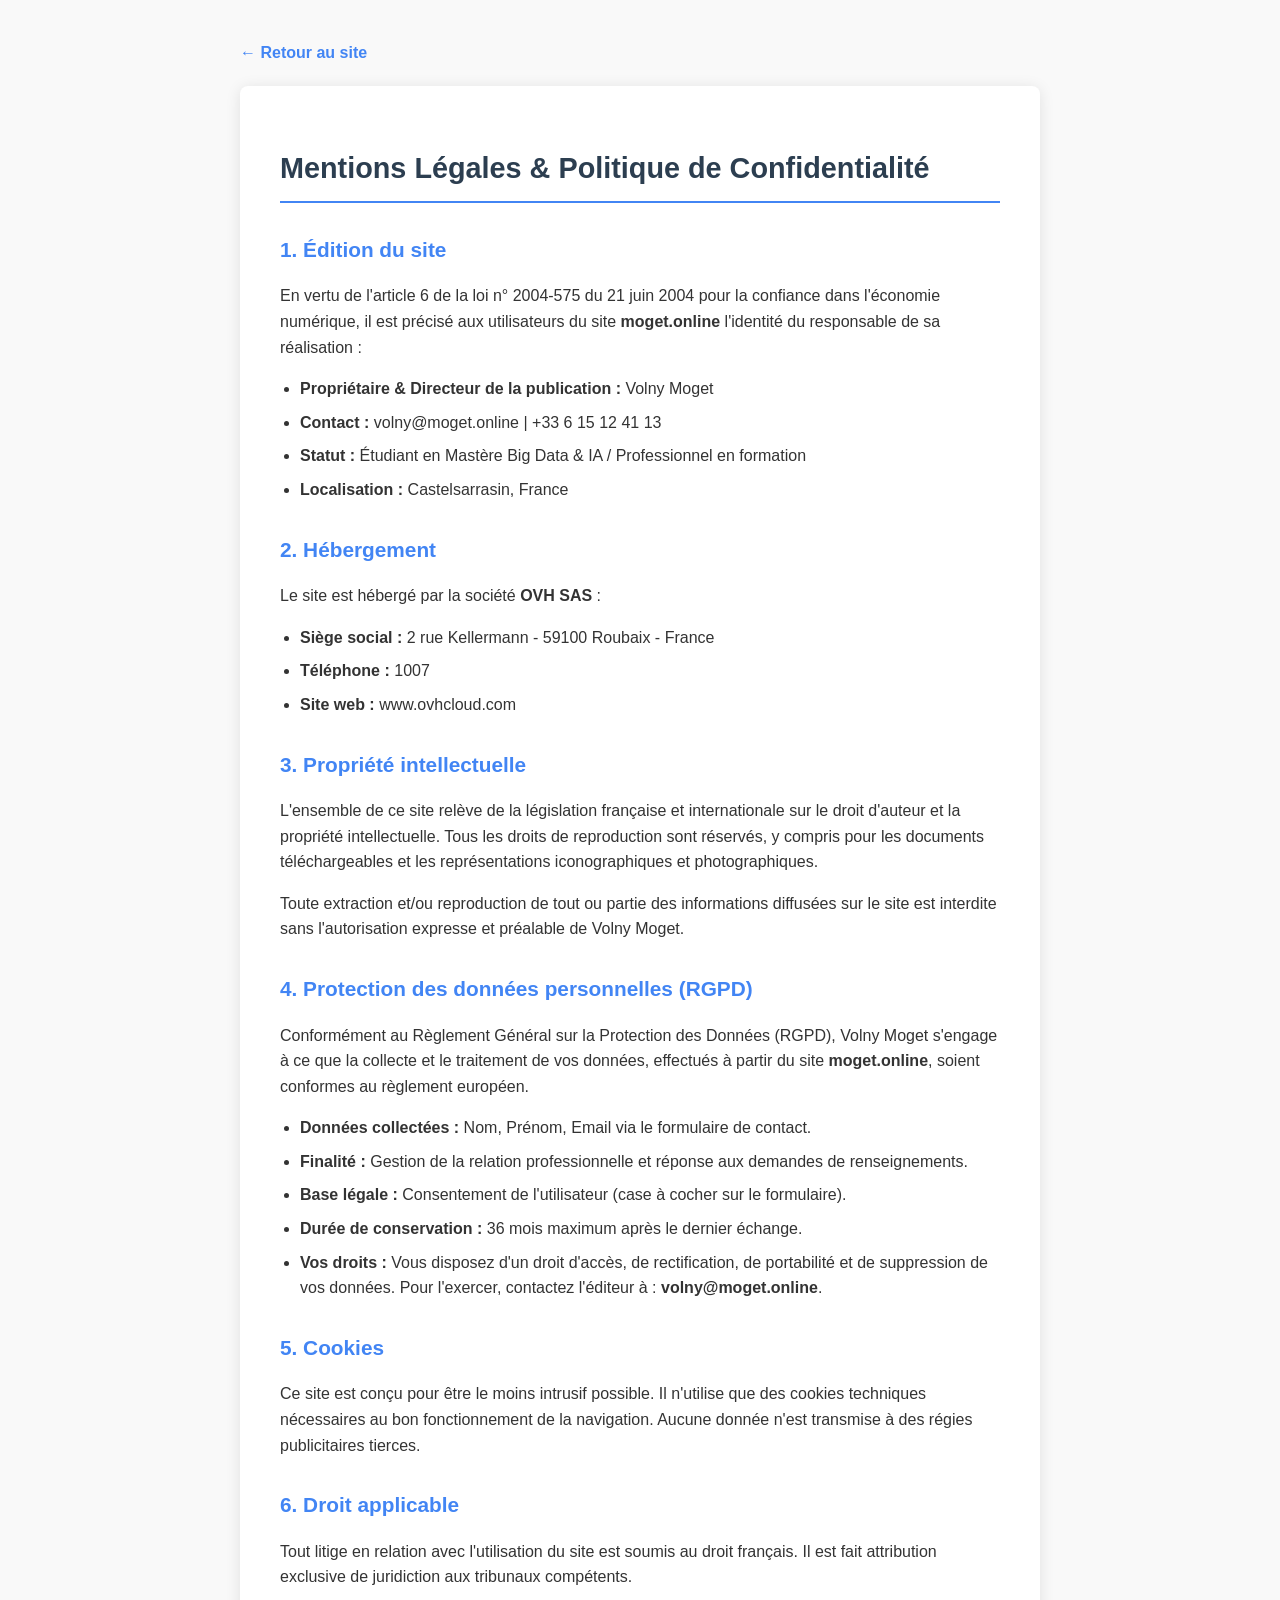
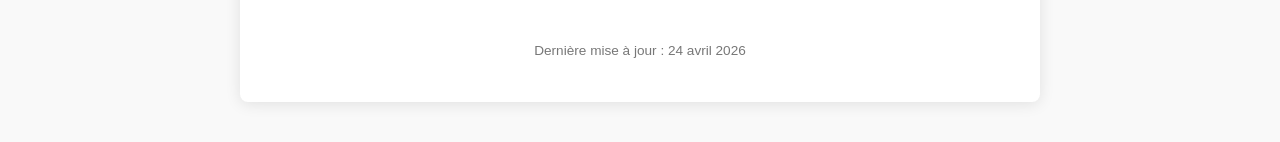
<file: dev_volny/mentions.html>
<!DOCTYPE html>
<html lang="fr">
<head>
    <meta charset="UTF-8">
    <meta name="viewport" content="width=device-width, initial-scale=1.0">
    <title>Mentions Légales & Confidentialité | Volny Moget</title>
    <style>
        body { font-family: 'Segoe UI', Tahoma, Geneva, Verdana, sans-serif; line-height: 1.6; color: #333; max-width: 800px; margin: 40px auto; padding: 0 20px; background-color: #f9f9f9; }
        .container { background: white; padding: 40px; border-radius: 8px; box-shadow: 0 2px 15px rgba(0,0,0,0.1); }
        h1 { color: #2c3e50; border-bottom: 2px solid #4285F4; padding-bottom: 10px; font-size: 1.8rem; }
        h2 { color: #4285F4; margin-top: 30px; font-size: 1.3rem; }
        ul { padding-left: 20px; }
        li { margin-bottom: 8px; }
        .back-link { display: inline-block; margin-bottom: 20px; text-decoration: none; color: #4285F4; font-weight: bold; }
        footer { margin-top: 50px; font-size: 0.85em; color: #777; text-align: center; }
    </style>
</head>
<body>

    <a href="index.html" class="back-link">← Retour au site</a>

    <div class="container">
        <h1>Mentions Légales & Politique de Confidentialité</h1>

        <section>
            <h2>1. Édition du site</h2>
            <p>En vertu de l'article 6 de la loi n° 2004-575 du 21 juin 2004 pour la confiance dans l'économie numérique, il est précisé aux utilisateurs du site <strong>moget.online</strong> l'identité du responsable de sa réalisation :</p>
            <ul>
                <li><strong>Propriétaire & Directeur de la publication :</strong> Volny Moget</li>
                <li><strong>Contact :</strong> volny@moget.online | +33 6 15 12 41 13</li>
                <li><strong>Statut :</strong> Étudiant en Mastère Big Data & IA / Professionnel en formation</li>
                <li><strong>Localisation :</strong> Castelsarrasin, France</li>
            </ul>
        </section>

        <section>
            <h2>2. Hébergement</h2>
            <p>Le site est hébergé par la société <strong>OVH SAS</strong> :</p>
            <ul>
                <li><strong>Siège social :</strong> 2 rue Kellermann - 59100 Roubaix - France</li>
                <li><strong>Téléphone :</strong> 1007</li>
                <li><strong>Site web :</strong> www.ovhcloud.com</li>
            </ul>
        </section>

        <section>
            <h2>3. Propriété intellectuelle</h2>
            <p>L'ensemble de ce site relève de la législation française et internationale sur le droit d'auteur et la propriété intellectuelle. Tous les droits de reproduction sont réservés, y compris pour les documents téléchargeables et les représentations iconographiques et photographiques.</p>
            <p>Toute extraction et/ou reproduction de tout ou partie des informations diffusées sur le site est interdite sans l'autorisation expresse et préalable de Volny Moget.</p>
        </section>

        <section>
            <h2>4. Protection des données personnelles (RGPD)</h2>
            <p>Conformément au Règlement Général sur la Protection des Données (RGPD), Volny Moget s'engage à ce que la collecte et le traitement de vos données, effectués à partir du site <strong>moget.online</strong>, soient conformes au règlement européen.</p>
            <ul>
                <li><strong>Données collectées :</strong> Nom, Prénom, Email via le formulaire de contact.</li>
                <li><strong>Finalité :</strong> Gestion de la relation professionnelle et réponse aux demandes de renseignements.</li>
                <li><strong>Base légale :</strong> Consentement de l'utilisateur (case à cocher sur le formulaire).</li>
                <li><strong>Durée de conservation :</strong> 36 mois maximum après le dernier échange.</li>
                <li><strong>Vos droits :</strong> Vous disposez d'un droit d'accès, de rectification, de portabilité et de suppression de vos données. Pour l'exercer, contactez l'éditeur à : <strong>volny@moget.online</strong>.</li>
            </ul>
        </section>

        <section>
            <h2>5. Cookies</h2>
            <p>Ce site est conçu pour être le moins intrusif possible. Il n'utilise que des cookies techniques nécessaires au bon fonctionnement de la navigation. Aucune donnée n'est transmise à des régies publicitaires tierces.</p>
        </section>

        <section>
            <h2>6. Droit applicable</h2>
            <p>Tout litige en relation avec l'utilisation du site est soumis au droit français. Il est fait attribution exclusive de juridiction aux tribunaux compétents.</p>
        </section>

        <footer>
            Dernière mise à jour : 24 avril 2026
        </footer>
    </div>

</body>
</html>
</file>
<file: dev_volny/style.css>
/* --- VARIABLES & BASE --- */
:root {
    --primary: #ffbd39;
    --dark: #1a1a1a;
    --darker: #111111;
    --light: #252525;
    --text: #e5e5e5;
    --white: #ffffff;
    --gap: 2rem;
}
/* Reset de base */
* { margin: 0; padding: 0; box-sizing: border-box; }
html { scroll-behavior: smooth; }
body {font-family: 'Poppins', sans-serif; line-height: 1.6; color: var(--text); background: var(--dark); margin: 0;}

.container { max-width: 1200px; margin: 0 auto; padding: 0 20px; }
img { max-width: 100%; height: auto; border-radius: 8px; }

/* Header & Nav */
.main-header { background: var(--dark); padding: 1rem 0; position: sticky; top: 0; z-index: 1000; }
.main-header nav { display: flex; justify-content: space-between; align-items: center; }
.logo {color: var(--primary);font-size: 1.5rem;font-weight: 700;text-decoration: none;display: flex; align-items: center; gap: 12px; }
.logo img {height: 40px; width: auto; border-radius: 4px;   }
.nav-links { display: flex; list-style: none; gap: 1.5rem; }
.nav-links a { color: var(--white); text-decoration: none; font-size: 0.9rem; transition: 0.3s; }
.nav-links a:hover { color: var(--primary); }

/* Hero Section */
.hero { background: var(--dark); color: var(--white); padding: 5rem 0; min-height: 80vh; display: flex; align-items: center; }
.hero-grid { display: grid; grid-template-columns: 1fr 1fr; gap: var(--gap); align-items: center; }
.hero-text h1 { font-size: 3.5rem; line-height: 1.1; margin-bottom: 1.5rem; }
.hero-text h1 span { color: var(--primary); }
.badge { color: var(--primary); text-transform: uppercase; letter-spacing: 2px; font-size: 0.8rem; }

/* Boutons */
.btn-primary { background: var(--primary); color: var(--dark); padding: 12px 28px; border-radius: 50px; text-decoration: none; font-weight: 600; display: inline-block; transition: 0.3s; }
.btn-secondary { border: 1px solid var(--white); color: var(--white); padding: 12px 28px; border-radius: 50px; text-decoration: none; margin-left: 10px; transition: 0.3s; }
.btn-primary:hover { transform: translateY(-3px); box-shadow: 0 5px 15px rgba(255,189,57,0.4); }
img { max-width: 100%; height: auto; border-radius: 8px; }
.center { text-align: center; }

/* Style du bouton burger */
.burger {display: none; flex-direction: column; gap: 5px; background: none; border: none; cursor: pointer; z-index: 1001;}
.burger span { display: block; width: 25px; height: 3px; background: var(--primary);transition: 0.3s;}

/* Grilles & Sections */
.section { padding: 5rem 0; }
.bg-light { background: var(--light); }
.grid-2 { display: grid; grid-template-columns: 1fr 1fr; gap: var(--gap); align-items: center; }
.section-title { font-size: 2.5rem; margin-bottom: 2rem; position: relative; }
.center { text-align: center; }

/* About*/
.lead {font-size: 1.15rem; color: var(--primary); margin-bottom: 2rem; line-height: 1.6;}
.about-features { display: flex; flex-direction: column; gap: 1.5rem; margin-bottom: 2.5rem;}
.feature-item { display: flex; gap: 1.2rem; align-items: flex-start;}
.feature-icon { font-size: 1.5rem; background: rgba(255, 189, 57, 0.1); padding: 10px; border-radius: 12px; line-height: 1;}
.feature-text h4 { color: var(--white); margin-bottom: 5px; font-size: 1.05rem;}
.feature-text p {font-size: 0.95rem; color: #aaa; margin: 0;}
.highlight {color: var(--primary);}
.experience-badge { background: var(--primary); color: var(--dark); display: flex; align-items: center; gap: 10px;padding: 15px 25px; border-radius: 12px; width: fit-content; margin-top: -30px; margin-left: 20px; position: relative; z-index: 2;box-shadow: 0 10px 30px rgba(0,0,0,0.3);}
.experience-badge .number { font-size: 2rem; font-weight: 800;}
.experience-badge .text { font-size: 0.8rem; font-weight: 600; text-transform: uppercase; line-height: 1.2;}
.btn-secondary-dark { border: 1px solid #444; color: var(--white); padding: 12px 28px; border-radius: 50px; text-decoration: none; margin-left: 10px;transition: 0.3s;}
.btn-secondary-dark:hover {  background: #333; border-color: var(--primary);}

/* Skills */
.section-subtitle { margin-bottom: 3rem; color: #666; }
.skills-wrapper { display: grid; grid-template-columns: repeat(auto-fit, minmax(350px, 1fr)); gap: 3rem;}
.skill-category h3 { color: var(--primary); margin-bottom: 1.5rem; border-left: 4px solid var(--primary); padding-left: 15px; display: flex; align-items: center; gap: 10px; font-size: 1.3rem; margin-bottom: 2rem;}
.skill-item { margin-bottom: 1.5rem; }
.skill-info { display: flex; justify-content: space-between; margin-bottom: 8px; font-weight: 500;}
.progress-line { height: 8px; width: 100%; background: #e0e0e0;border-radius: 10px; position: relative; overflow: hidden;}
.progress-line span {height: 100%;background: var(--primary);position: absolute;left: 0;top: 0; width: 0; /* Animé via JS */ transition: width 1.5s cubic-bezier(0.1, 0.42, 0.41, 1);}
.skill-category {background: rgba(255, 255, 255, 0.03); padding: 2rem;border-radius: 15px;border: 1px solid #333; transition: 0.3s;}
.skill-category:hover { border-color: var(--primary); transform: translateY(-5px);}
.skill-category .icon { font-style: normal; background: var(--primary);color: var(--dark); width: 35px; height: 35px; display: flex; justify-content: center; align-items: center; border-radius: 8px; font-size: 1.1rem;}
.category-details { margin-top: 1.5rem; font-size: 0.85rem; color: #888; font-style: italic; border-top: 1px solid #333;padding-top: 10px;}
.skill-info span:last-child { font-size: 0.8rem; color: var(--primary); text-transform: uppercase; letter-spacing: 1px;}

/* --- CERTIFICATIONS & PHOTO GRID --- */
.cert-honors-grid { display: grid; grid-template-columns: 1fr 280px 1fr; gap: 2rem;align-items: center; margin-top: 3rem;}
.img-vertical { width: 100%; max-width: 240px; border-radius: 12px; border: 2px solid var(--primary); display: block; margin: 0 auto;}
.photo-legend { text-align: center; margin-top: 15px; }
.photo-legend .rank { color: var(--primary); font-weight: bold; text-transform: uppercase; }

/* --- SECTION PARCOURS (Timeline) --- */
.timeline { position: relative; max-width: 800px; margin: 0 auto; padding: 20px 0; }
.timeline::before { content: ''; position: absolute; left: 50%; width: 2px; height: 100%; background: var(--primary); transform: translateX(-50%); }
.timeline-item { margin-bottom: 40px; position: relative; width: 50%; padding: 0 40px; }
.timeline-item:nth-child(odd) { left: 0; text-align: right; }
.timeline-item:nth-child(even) { left: 50%; text-align: left; }
.timeline-date { color: var(--primary); font-weight: bold; margin-bottom: 10px; }
.timeline-content { background: var(--light); padding: 20px; border-radius: 8px; border: 1px solid #333; }

/* Nouveau style pour la section Education avec fond image */
.bg-office-moget {position: relative; /* Nécessaire pour l'overlay */background-image: url('images/bureau_moget.png'); /* Vérifiez bien le chemin de votre image ! */background-size: cover;background-position: center;background-attachment: fixed; /* Optionnel : effet parallaxe sympa */color: var(--white); /* Force le texte en blanc pour le contraste */}
.bg-office-moget::before {content: '';position: absolute;top: 0;left: 0;width: 100%;height: 100%;background-color: rgba(17, 17, 17, 0.85); /* Utilise votre variable var(--darker) avec de l'opacité */z-index: 1;}
.bg-office-moget .container {position: relative;z-index: 2;}
.bg-office-moget .section-subtitle {color: #aaa; /* Gris clair pour le sous-titre */}
.bg-office-moget .education-card {background: rgba(37, 37, 37, 0.9); /* var(--light) avec opacité pour laisser deviner le fond */border: 1px solid #444;}
.bg-office-moget .education-card h3 {color: var(--white);}
.bg-office-moget .school {color: var(--primary);}
.bg-office-moget .description {color: #ccc;}

/* --- SECTION FORMATIONS (Cards) --- */
.education-grid { display: grid; grid-template-columns: repeat(auto-fit, minmax(300px, 1fr)); gap: 2rem; margin-top: 2rem; }
.education-card { background: var(--light); padding: 2rem; border-radius: 12px; border: 1px solid #333; transition: 0.3s; }
.education-card:hover { border-color: var(--primary); transform: translateY(-5px); }

.resume-list {list-style: none;padding-left: 0;}
.resume-list li {position: relative;padding-left: 25px;margin-bottom: 12px;}
.resume-list li::before {content: '→';position: absolute;left: 0;color: var(--primary);font-weight: bold;}

/* Projets  */
.projects-grid { display: grid; grid-template-columns: repeat(auto-fit, minmax(280px, 1fr)); gap: 2rem; margin-top: 3rem;}
.project-card { background: var(--white); border-radius: 12px; overflow: hidden; box-shadow: 0 10px 20px rgba(0,0,0,0.05); transition: transform 0.3s ease;}
.project-card:hover { transform: translateY(-10px); }
.project-image { position: relative; height: 200px; overflow: hidden;}
.project-image img { width: 100%; height: 100%; object-fit: cover;}
.project-overlay { position: absolute; top: 0; left: 0; width: 100%; height: 100%; background: rgba(26, 26, 26, 0.8); display: flex; justify-content: center; align-items: center; opacity: 0;transition: opacity 0.3s ease;}
.project-card:hover .project-overlay { opacity: 1; }
.btn-view {background: var(--primary); color: var(--dark); padding: 10px 20px; border-radius: 5px; text-decoration: none; font-weight: 600;}
.project-info { padding: 1.5rem; }
.project-tag { font-size: 0.75rem; color: var(--primary); text-transform: uppercase; font-weight: 700; letter-spacing: 1px;}
.project-info h3 { margin: 0.5rem 0; font-size: 1.25rem; }
.project-info p { font-size: 0.9rem; color: #666; }



/*   Contact   */
.contact-grid { display: grid; grid-template-columns: 1fr 1.5fr; gap: 4rem; margin-top: 3rem;}
.contact-info { display: flex; flex-direction: column; gap: 2rem;}
.info-item { display: flex; align-items: flex-start; gap: 1.5rem;}
.info-item .icon {font-size: 1.5rem; background: var(--white); padding: 15px; border-radius: 50%; box-shadow: 0 5px 15px rgba(0,0,0,0.05);}
.info-item h4 { margin-bottom: 5px; color: var(--dark); }
.info-item p, .info-item a { color: #666; text-decoration: none; }
.contact-form { display: flex; flex-direction: column; gap: 1.2rem;}
.form-group input, .form-group textarea { width: 100%; padding: 15px; border: 1px solid #ddd; border-radius: 8px; font-family: inherit; font-size: 1rem; transition: 0.3s;}
.form-group input:focus, .form-group textarea:focus { border-color: var(--primary); outline: none; box-shadow: 0 0 0 3px rgba(255,189,57,0.1);@media (max-width: 768px) {
    .contact-grid { grid-template-columns: 1fr; gap: 2.5rem; }
}

.main-footer { text-align: center; padding: 2rem 0; border-top: 1px solid #333; color: #777; }


/* Responsive */
@media (max-width: 992px) {
    .cert-honors-grid { grid-template-columns: 1fr; text-align: center; }
    .skills-wrapper { grid-template-columns: 1fr; }
}

/* Version Mobile */
@media (max-width: 768px) {
    .burger { display: flex; }

    .nav-links {
        position: fixed;
        top: 0;
        right: -100%; /* Caché par défaut */
        bottom: 0;
        width: 70%;
        background: var(--dark);
        flex-direction: column;
        justify-content: center;
        align-items: center;
        transition: 0.4s;
        box-shadow: -5px 0 15px rgba(0,0,0,0.5);
    }

    .nav-links.active { right: 0; } /* Affiché */
}
</file>
